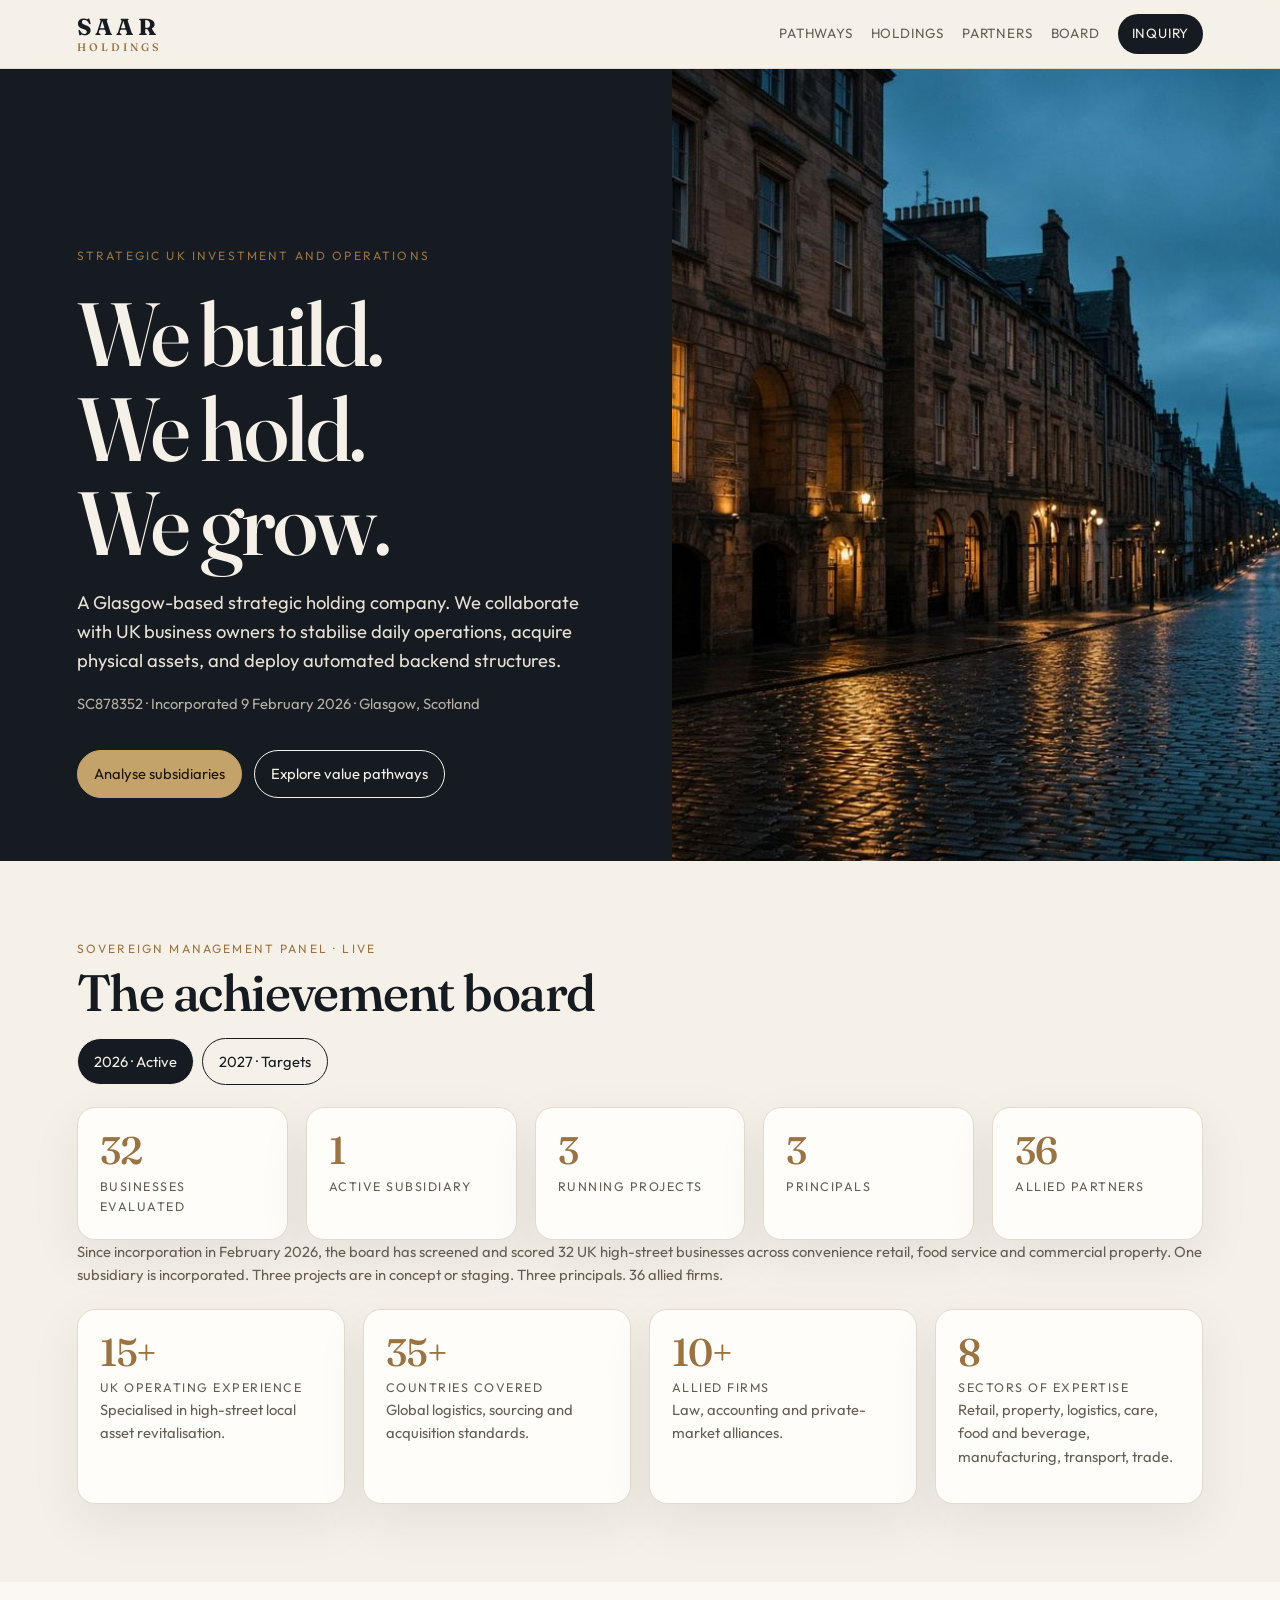
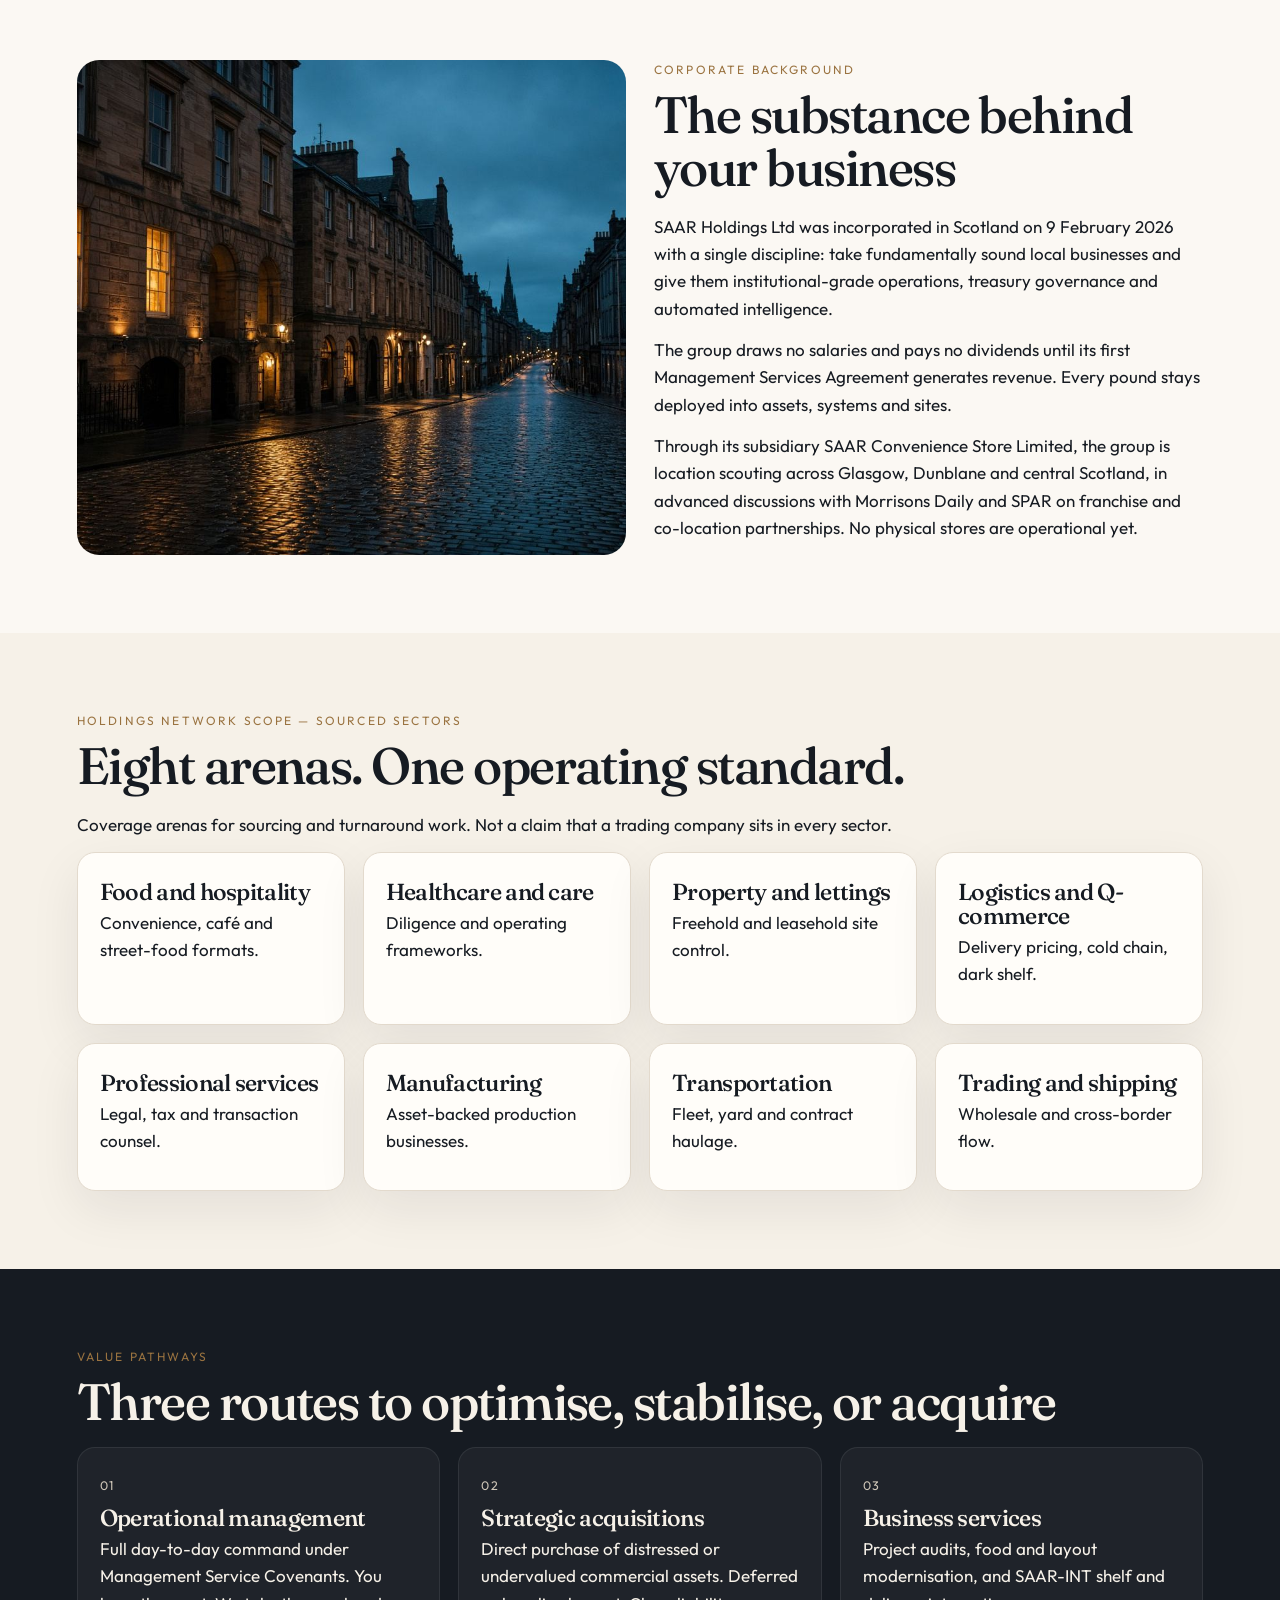
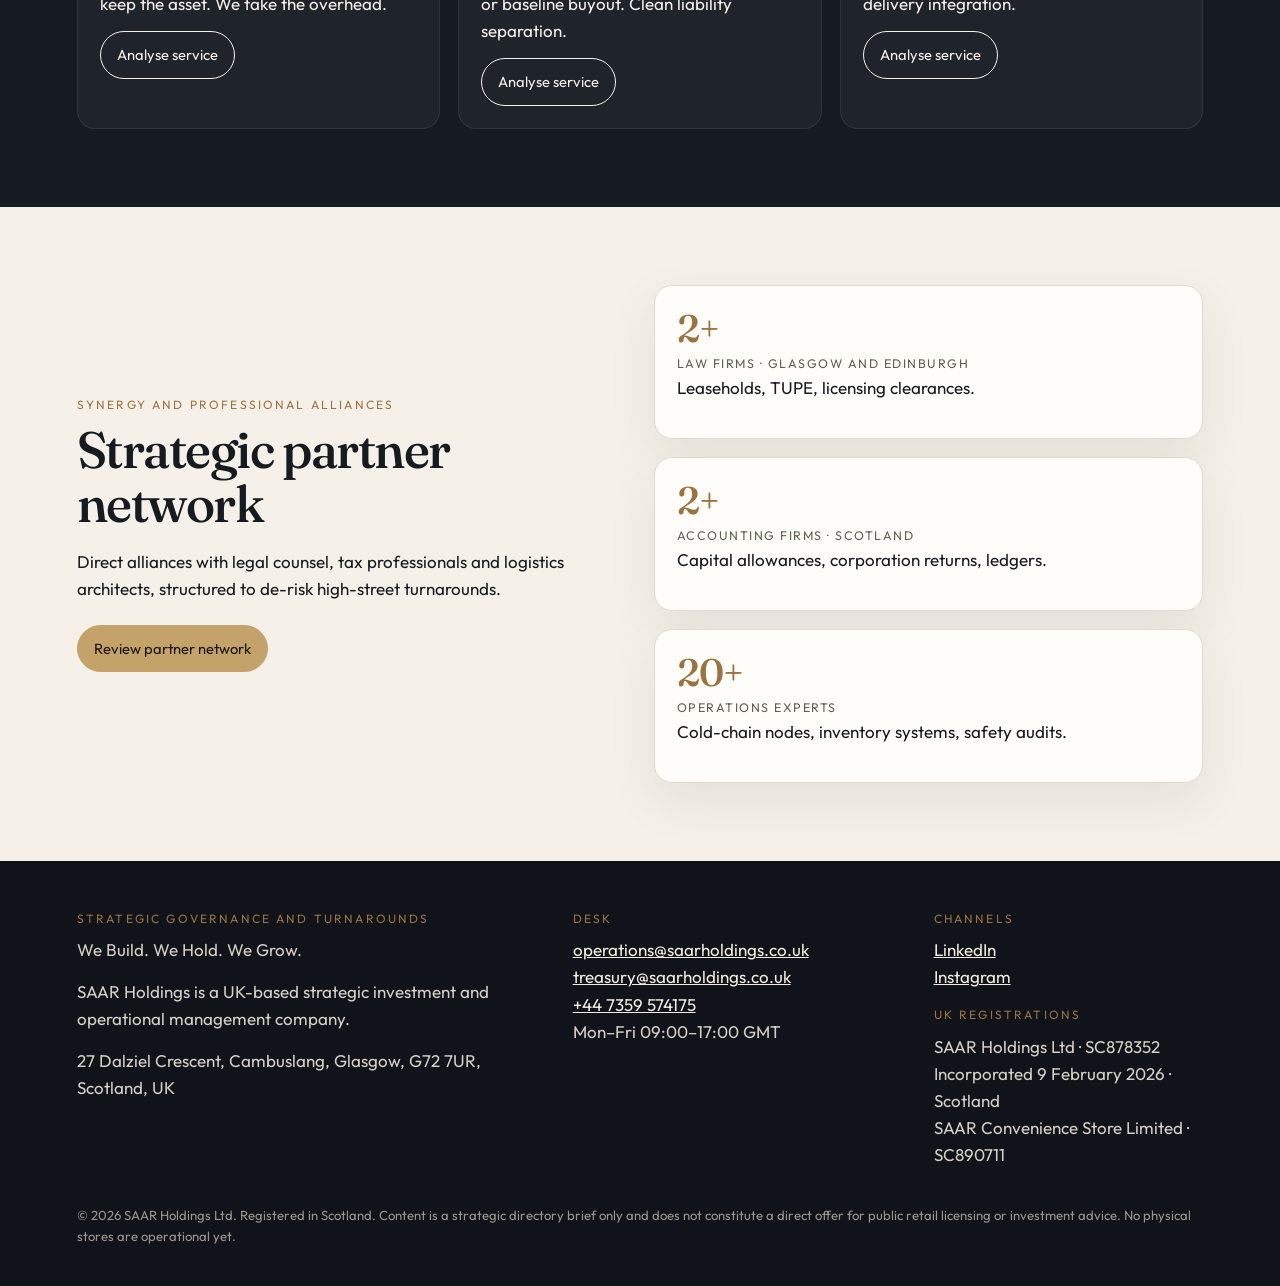
<file: index.html>
<!DOCTYPE html>
<html lang="en-GB">
<head>
<meta charset="utf-8">
<meta name="viewport" content="width=device-width, initial-scale=1">
<title>SAAR Holdings Ltd | UK strategic investments</title>
<meta name="description" content="Glasgow-based strategic holding company. We build, hold and grow UK high-street businesses.">
<link rel="preconnect" href="https://fonts.googleapis.com">
<link rel="preconnect" href="https://fonts.gstatic.com" crossorigin>
<link href="https://fonts.googleapis.com/css2?family=Fraunces:opsz,wght@9..144,500;9..144,600&family=Outfit:wght@380;500&display=swap" rel="stylesheet">
<link rel="stylesheet" href="styles.css">
</head>
<body data-page="home">
<header class="nav">
  <a class="brand" href="index.html"><strong>SAAR</strong><span>HOLDINGS</span></a>
  <button class="nav-toggle" type="button" aria-expanded="false" aria-controls="nav-links">Menu</button>
  <nav class="nav-links" id="nav-links">
    <a href="pathways.html" data-nav="pathways">Pathways</a>
    <a href="holdings.html" data-nav="holdings">Holdings</a>
    <a href="partners.html" data-nav="partners">Partners</a>
    <a href="people.html" data-nav="people">Board</a>
    <a href="contact.html" data-nav="contact" class="cta">Inquiry</a>
  </nav>
</header>

<section class="hero">
  <div class="hero-copy">
    <p class="kicker">Strategic UK investment and operations</p>
    <h1>We build.<br>We hold.<br>We grow.</h1>
    <p class="deck">A Glasgow-based strategic holding company. We collaborate with UK business owners to stabilise daily operations, acquire physical assets, and deploy automated backend structures.</p>
    <p class="reg">SC878352 · Incorporated 9 February 2026 · Glasgow, Scotland</p>
    <div class="actions">
      <a class="btn solid" href="holdings.html">Analyse subsidiaries</a>
      <a class="btn" href="pathways.html">Explore value pathways</a>
    </div>
  </div>
  <video autoplay muted loop playsinline poster="media/street.jpg"><source src="media/hero.mp4" type="video/mp4"></video>
</section>
<section class="wrap">
  <p class="kicker">Sovereign management panel · Live</p>
  <h2>The achievement board</h2>
  <div class="year-toggle">
    <button class="btn on" type="button" data-year-btn="2026">2026 · Active</button>
    <button class="btn" type="button" data-year-btn="2027">2027 · Targets</button>
  </div>
  <div data-year="2026">
    <div class="grid g5">
      <div class="stat"><b>32</b><span>Businesses evaluated</span></div>
      <div class="stat"><b>1</b><span>Active subsidiary</span></div>
      <div class="stat"><b>3</b><span>Running projects</span></div>
      <div class="stat"><b>3</b><span>Principals</span></div>
      <div class="stat"><b>36</b><span>Allied partners</span></div>
    </div>
    <p class="note">Since incorporation in February 2026, the board has screened and scored 32 UK high-street businesses across convenience retail, food service and commercial property. One subsidiary is incorporated. Three projects are in concept or staging. Three principals. 36 allied firms.</p>
  </div>
  <div data-year="2027" hidden>
    <div class="grid g5">
      <div class="stat"><b>60+</b><span>Businesses evaluated</span></div>
      <div class="stat"><b>2</b><span>Active subsidiaries</span></div>
      <div class="stat"><b>5+</b><span>Running projects</span></div>
      <div class="stat"><b>8+</b><span>Team</span></div>
      <div class="stat"><b>50+</b><span>Allied partners</span></div>
    </div>
    <p class="note">The 2027 pipeline targets more than 60 evaluated businesses by April 2027, wider coverage into logistics, healthcare and manufacturing, a second operating subsidiary, five or more live projects, and 50+ allied firms.</p>
  </div>
  <div class="grid g4" style="margin-top:22px">
    <div class="stat"><b>15+</b><span>UK operating experience</span><p class="note">Specialised in high-street local asset revitalisation.</p></div>
    <div class="stat"><b>35+</b><span>Countries covered</span><p class="note">Global logistics, sourcing and acquisition standards.</p></div>
    <div class="stat"><b>10+</b><span>Allied firms</span><p class="note">Law, accounting and private-market alliances.</p></div>
    <div class="stat"><b>8</b><span>Sectors of expertise</span><p class="note">Retail, property, logistics, care, food and beverage, manufacturing, transport, trade.</p></div>
  </div>
</section>
<section class="wrap alt">
  <div class="split">
    <img src="media/street.jpg" alt="Sandstone street at dusk">
    <div>
      <p class="kicker">Corporate background</p>
      <h2>The substance behind your business</h2>
      <p>SAAR Holdings Ltd was incorporated in Scotland on 9 February 2026 with a single discipline: take fundamentally sound local businesses and give them institutional-grade operations, treasury governance and automated intelligence.</p>
      <p>The group draws no salaries and pays no dividends until its first Management Services Agreement generates revenue. Every pound stays deployed into assets, systems and sites.</p>
      <p>Through its subsidiary SAAR Convenience Store Limited, the group is location scouting across Glasgow, Dunblane and central Scotland, in advanced discussions with Morrisons Daily and SPAR on franchise and co-location partnerships. No physical stores are operational yet.</p>
    </div>
  </div>
</section>
<section class="wrap">
  <p class="kicker">Holdings network scope — sourced sectors</p>
  <h2>Eight arenas. One operating standard.</h2>
  <p>Coverage arenas for sourcing and turnaround work. Not a claim that a trading company sits in every sector.</p>
  <div class="grid g4">
    <article class="card"><h3>Food and hospitality</h3><p>Convenience, café and street-food formats.</p></article>
    <article class="card"><h3>Healthcare and care</h3><p>Diligence and operating frameworks.</p></article>
    <article class="card"><h3>Property and lettings</h3><p>Freehold and leasehold site control.</p></article>
    <article class="card"><h3>Logistics and Q-commerce</h3><p>Delivery pricing, cold chain, dark shelf.</p></article>
    <article class="card"><h3>Professional services</h3><p>Legal, tax and transaction counsel.</p></article>
    <article class="card"><h3>Manufacturing</h3><p>Asset-backed production businesses.</p></article>
    <article class="card"><h3>Transportation</h3><p>Fleet, yard and contract haulage.</p></article>
    <article class="card"><h3>Trading and shipping</h3><p>Wholesale and cross-border flow.</p></article>
  </div>
</section>
<section class="wrap dark">
  <p class="kicker">Value pathways</p>
  <h2>Three routes to optimise, stabilise, or acquire</h2>
  <div class="grid g3">
    <article class="card"><p class="label">01</p><h3>Operational management</h3><p>Full day-to-day command under Management Service Covenants. You keep the asset. We take the overhead.</p><a class="btn" href="operations.html">Analyse service</a></article>
    <article class="card"><p class="label">02</p><h3>Strategic acquisitions</h3><p>Direct purchase of distressed or undervalued commercial assets. Deferred or baseline buyout. Clean liability separation.</p><a class="btn" href="acquisitions.html">Analyse service</a></article>
    <article class="card"><p class="label">03</p><h3>Business services</h3><p>Project audits, food and layout modernisation, and SAAR-INT shelf and delivery integration.</p><a class="btn" href="services.html">Analyse service</a></article>
  </div>
</section>
<section class="wrap">
  <div class="split">
    <div>
      <p class="kicker">Synergy and professional alliances</p>
      <h2>Strategic partner network</h2>
      <p>Direct alliances with legal counsel, tax professionals and logistics architects, structured to de-risk high-street turnarounds.</p>
      <div class="actions"><a class="btn solid" href="partners.html">Review partner network</a></div>
    </div>
    <div class="grid">
      <article class="card"><b class="num">2+</b><span class="label">Law firms · Glasgow and Edinburgh</span><p>Leaseholds, TUPE, licensing clearances.</p></article>
      <article class="card"><b class="num">2+</b><span class="label">Accounting firms · Scotland</span><p>Capital allowances, corporation returns, ledgers.</p></article>
      <article class="card"><b class="num">20+</b><span class="label">Operations experts</span><p>Cold-chain nodes, inventory systems, safety audits.</p></article>
    </div>
  </div>
</section>

<footer class="site">
  <div class="foot-grid">
    <div>
      <p class="kicker">Strategic governance and turnarounds</p>
      <p>We Build. We Hold. We Grow.</p>
      <p>SAAR Holdings is a UK-based strategic investment and operational management company.</p>
      <p>27 Dalziel Crescent, Cambuslang, Glasgow, G72 7UR, Scotland, UK</p>
    </div>
    <div>
      <p class="kicker">Desk</p>
      <p><a href="mailto:operations@saarholdings.co.uk">operations@saarholdings.co.uk</a><br>
      <a href="mailto:treasury@saarholdings.co.uk">treasury@saarholdings.co.uk</a><br>
      <a href="tel:+447359574175">+44 7359 574175</a><br>Mon–Fri 09:00–17:00 GMT</p>
    </div>
    <div>
      <p class="kicker">Channels</p>
      <p><a href="https://www.linkedin.com/company/saar-holdings-uk-ltd/">LinkedIn</a><br>
      <a href="https://www.instagram.com/saarholdings/">Instagram</a></p>
      <p class="kicker">UK registrations</p>
      <p>SAAR Holdings Ltd · SC878352<br>Incorporated 9 February 2026 · Scotland<br>
      SAAR Convenience Store Limited · SC890711</p>
    </div>
  </div>
  <p class="fine">© 2026 SAAR Holdings Ltd. Registered in Scotland. Content is a strategic directory brief only and does not constitute a direct offer for public retail licensing or investment advice. No physical stores are operational yet.</p>
</footer>
<script src="app.js"></script>
</body>
</html>
</file>
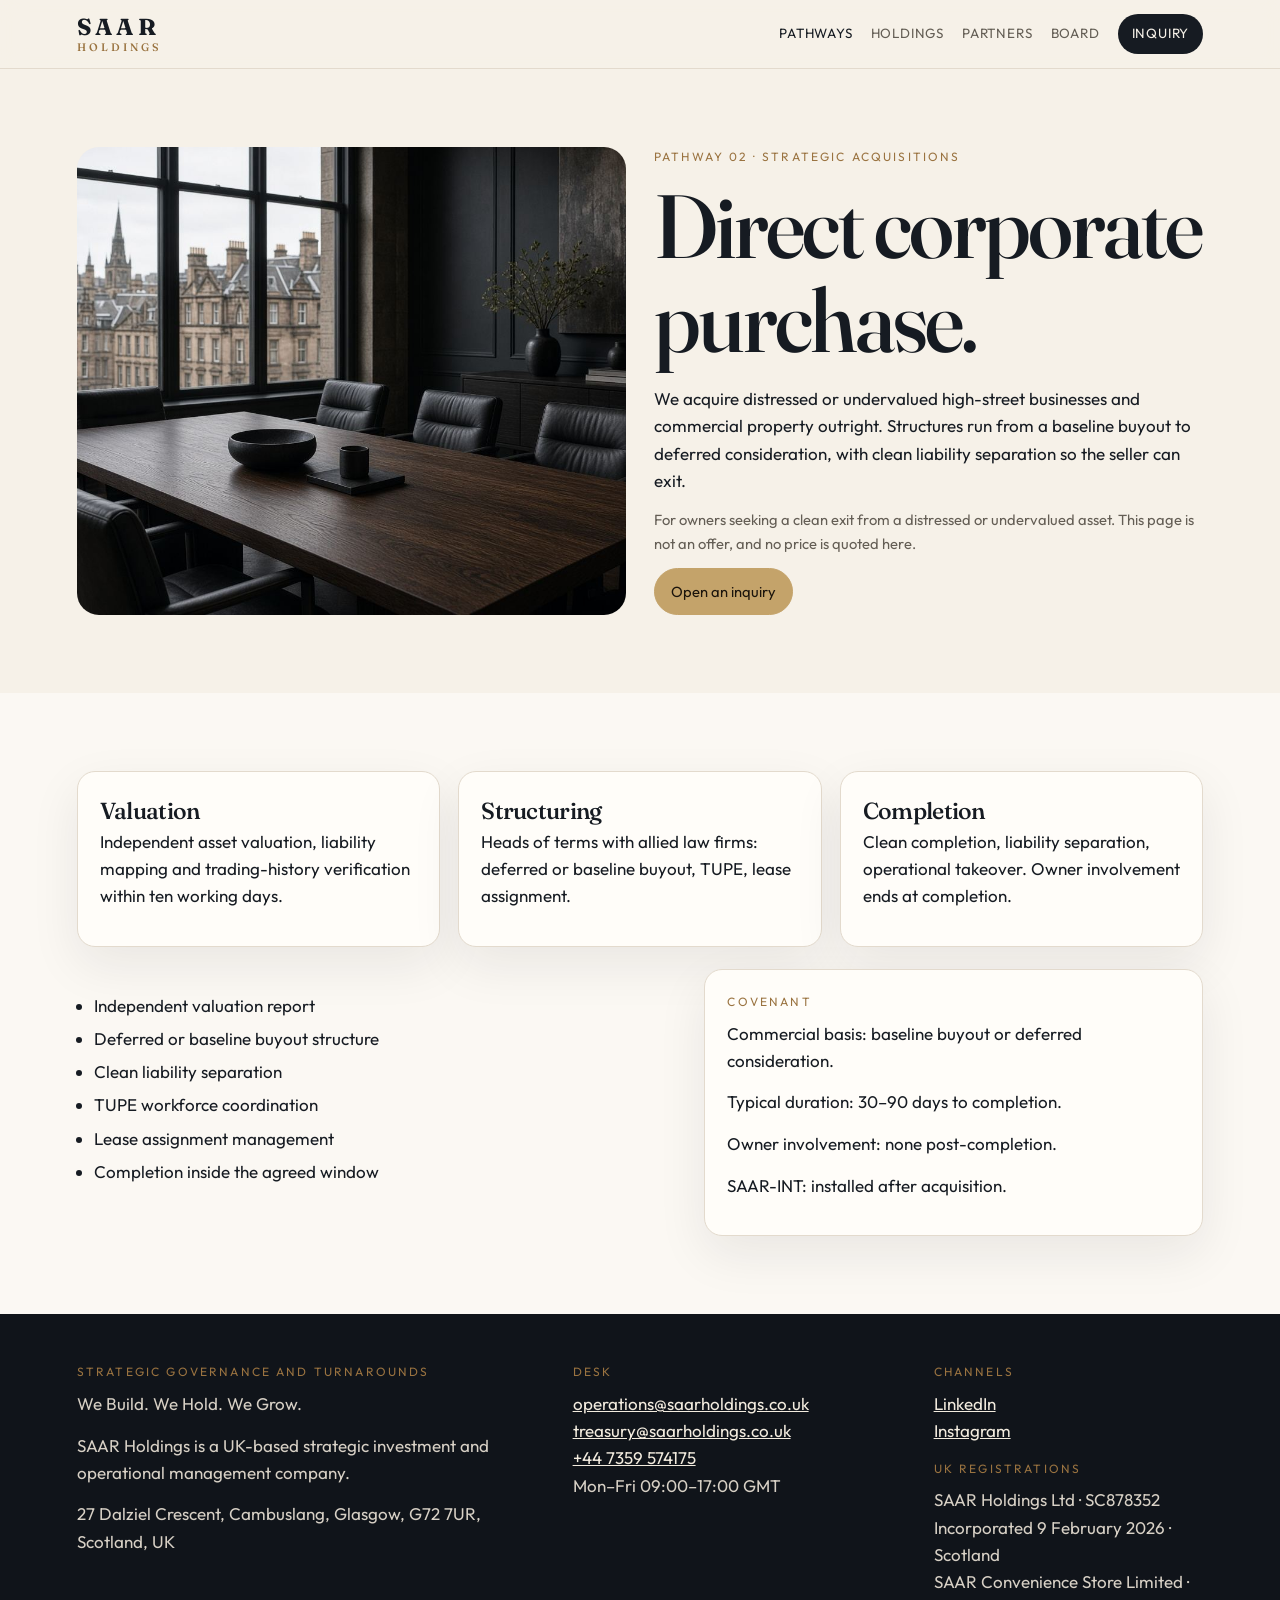
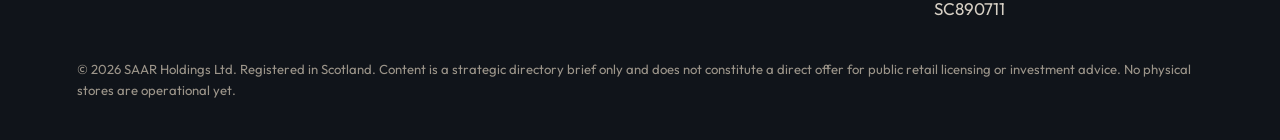
<file: acquisitions.html>
<!DOCTYPE html>
<html lang="en-GB">
<head>
<meta charset="utf-8">
<meta name="viewport" content="width=device-width, initial-scale=1">
<title>Strategic acquisitions | SAAR Holdings</title>
<meta name="description" content="Direct purchase of undervalued commercial assets, completed in 30 to 90 days.">
<link rel="preconnect" href="https://fonts.googleapis.com">
<link rel="preconnect" href="https://fonts.gstatic.com" crossorigin>
<link href="https://fonts.googleapis.com/css2?family=Fraunces:opsz,wght@9..144,500;9..144,600&family=Outfit:wght@380;500&display=swap" rel="stylesheet">
<link rel="stylesheet" href="styles.css">
</head>
<body data-page="pathways">
<header class="nav">
  <a class="brand" href="index.html"><strong>SAAR</strong><span>HOLDINGS</span></a>
  <button class="nav-toggle" type="button" aria-expanded="false" aria-controls="nav-links">Menu</button>
  <nav class="nav-links" id="nav-links">
    <a href="pathways.html" data-nav="pathways">Pathways</a>
    <a href="holdings.html" data-nav="holdings">Holdings</a>
    <a href="partners.html" data-nav="partners">Partners</a>
    <a href="people.html" data-nav="people">Board</a>
    <a href="contact.html" data-nav="contact" class="cta">Inquiry</a>
  </nav>
</header>

<section class="wrap">
  <div class="split">
    <img src="media/board.jpg" alt="Boardroom">
    <div>
      <p class="kicker">Pathway 02 · Strategic acquisitions</p>
      <h1>Direct corporate purchase.</h1>
      <p>We acquire distressed or undervalued high-street businesses and commercial property outright. Structures run from a baseline buyout to deferred consideration, with clean liability separation so the seller can exit.</p>
      <p class="note">For owners seeking a clean exit from a distressed or undervalued asset. This page is not an offer, and no price is quoted here.</p>
      <a class="btn solid" href="contact.html">Open an inquiry</a>
    </div>
  </div>
</section>
<section class="wrap alt">
  <div class="grid g3">
    <article class="card"><h3>Valuation</h3><p>Independent asset valuation, liability mapping and trading-history verification within ten working days.</p></article>
    <article class="card"><h3>Structuring</h3><p>Heads of terms with allied law firms: deferred or baseline buyout, TUPE, lease assignment.</p></article>
    <article class="card"><h3>Completion</h3><p>Clean completion, liability separation, operational takeover. Owner involvement ends at completion.</p></article>
  </div>
  <div class="grid g2" style="margin-top:22px">
    <ul class="clean"><li>Independent valuation report</li><li>Deferred or baseline buyout structure</li><li>Clean liability separation</li><li>TUPE workforce coordination</li><li>Lease assignment management</li><li>Completion inside the agreed window</li></ul>
    <article class="card"><p class="kicker">Covenant</p><p>Commercial basis: baseline buyout or deferred consideration.</p><p>Typical duration: 30–90 days to completion.</p><p>Owner involvement: none post-completion.</p><p>SAAR-INT: installed after acquisition.</p></article>
  </div>
</section>

<footer class="site">
  <div class="foot-grid">
    <div>
      <p class="kicker">Strategic governance and turnarounds</p>
      <p>We Build. We Hold. We Grow.</p>
      <p>SAAR Holdings is a UK-based strategic investment and operational management company.</p>
      <p>27 Dalziel Crescent, Cambuslang, Glasgow, G72 7UR, Scotland, UK</p>
    </div>
    <div>
      <p class="kicker">Desk</p>
      <p><a href="mailto:operations@saarholdings.co.uk">operations@saarholdings.co.uk</a><br>
      <a href="mailto:treasury@saarholdings.co.uk">treasury@saarholdings.co.uk</a><br>
      <a href="tel:+447359574175">+44 7359 574175</a><br>Mon–Fri 09:00–17:00 GMT</p>
    </div>
    <div>
      <p class="kicker">Channels</p>
      <p><a href="https://www.linkedin.com/company/saar-holdings-uk-ltd/">LinkedIn</a><br>
      <a href="https://www.instagram.com/saarholdings/">Instagram</a></p>
      <p class="kicker">UK registrations</p>
      <p>SAAR Holdings Ltd · SC878352<br>Incorporated 9 February 2026 · Scotland<br>
      SAAR Convenience Store Limited · SC890711</p>
    </div>
  </div>
  <p class="fine">© 2026 SAAR Holdings Ltd. Registered in Scotland. Content is a strategic directory brief only and does not constitute a direct offer for public retail licensing or investment advice. No physical stores are operational yet.</p>
</footer>
<script src="app.js"></script>
</body>
</html>
</file>
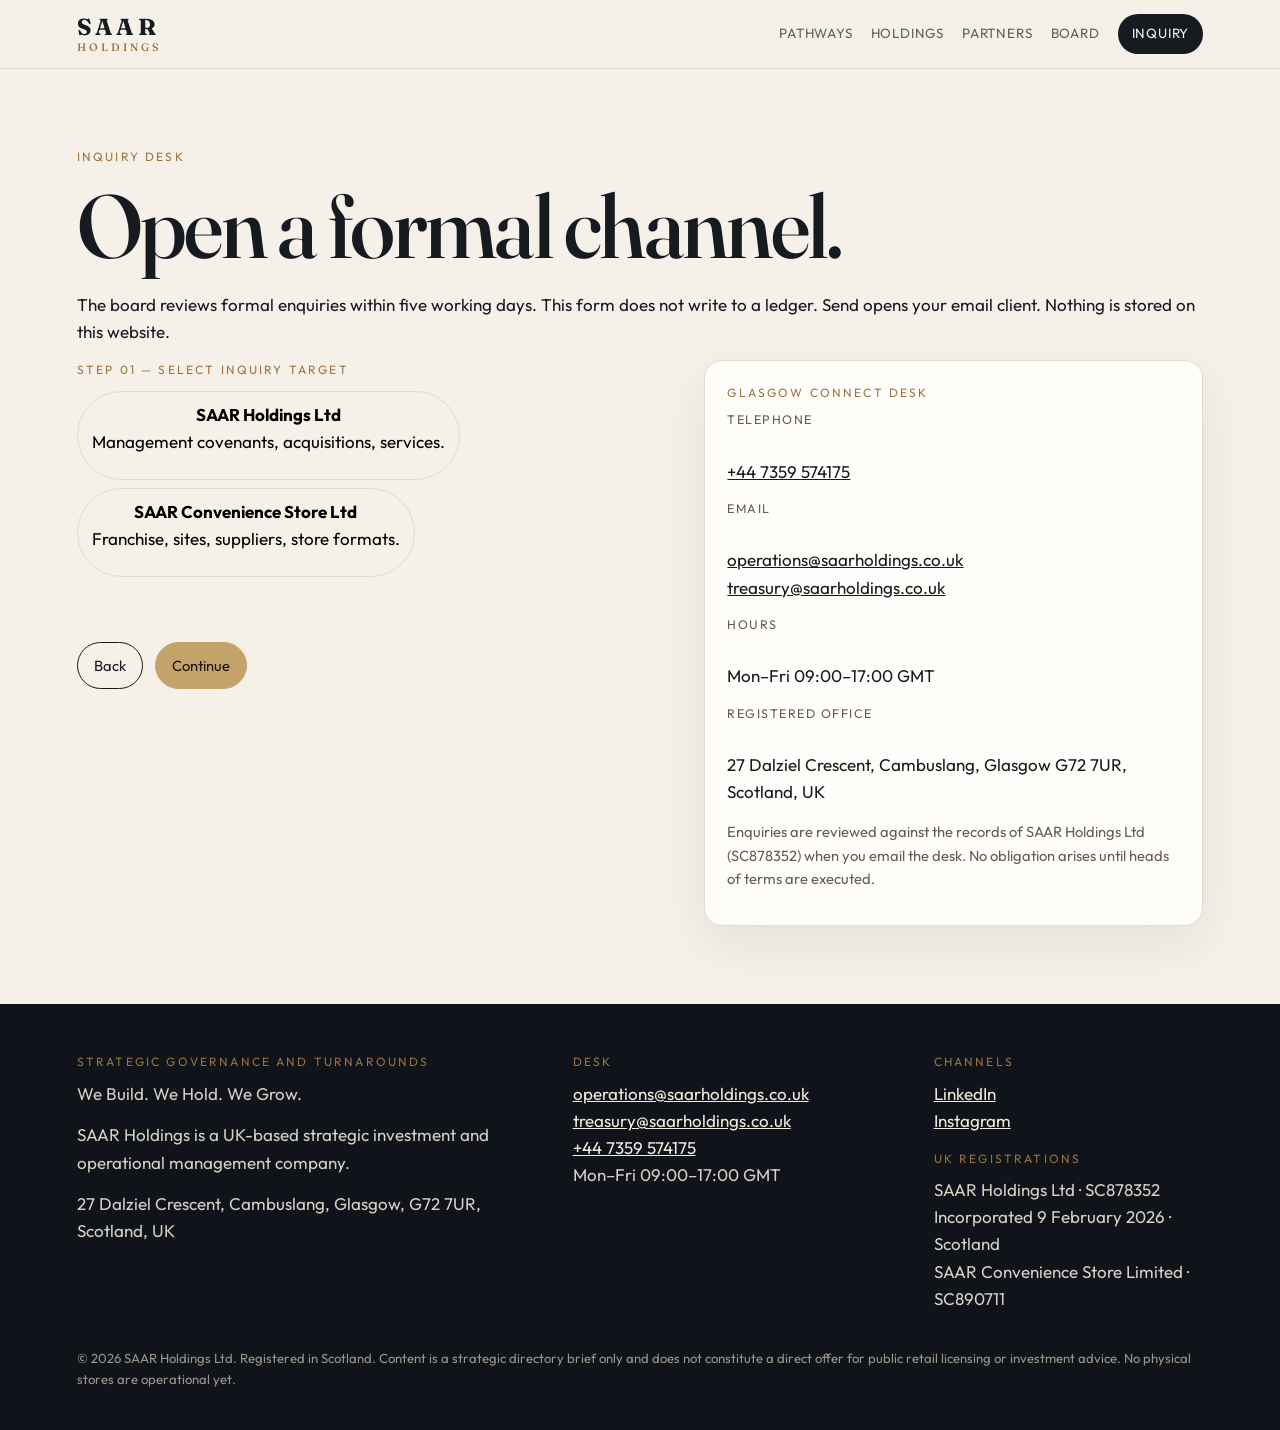
<file: contact.html>
<!DOCTYPE html>
<html lang="en-GB">
<head>
<meta charset="utf-8">
<meta name="viewport" content="width=device-width, initial-scale=1">
<title>Inquiry desk | SAAR Holdings</title>
<meta name="description" content="Formal enquiry desk for SAAR Holdings Ltd and SAAR Convenience Store Ltd.">
<link rel="preconnect" href="https://fonts.googleapis.com">
<link rel="preconnect" href="https://fonts.gstatic.com" crossorigin>
<link href="https://fonts.googleapis.com/css2?family=Fraunces:opsz,wght@9..144,500;9..144,600&family=Outfit:wght@380;500&display=swap" rel="stylesheet">
<link rel="stylesheet" href="styles.css">
</head>
<body data-page="contact">
<header class="nav">
  <a class="brand" href="index.html"><strong>SAAR</strong><span>HOLDINGS</span></a>
  <button class="nav-toggle" type="button" aria-expanded="false" aria-controls="nav-links">Menu</button>
  <nav class="nav-links" id="nav-links">
    <a href="pathways.html" data-nav="pathways">Pathways</a>
    <a href="holdings.html" data-nav="holdings">Holdings</a>
    <a href="partners.html" data-nav="partners">Partners</a>
    <a href="people.html" data-nav="people">Board</a>
    <a href="contact.html" data-nav="contact" class="cta">Inquiry</a>
  </nav>
</header>

<section class="wrap">
  <p class="kicker">Inquiry desk</p>
  <h1>Open a formal channel.</h1>
  <p>The board reviews formal enquiries within five working days. This form does not write to a ledger. Send opens your email client. Nothing is stored on this website.</p>
  <div class="grid g2">
    <form id="enquiry" novalidate>
      <p class="kicker" id="step-label">Step 01 — Select inquiry target</p>
      <div data-step="1">
        <div class="choices">
          <button class="choice" type="button" data-target="SAAR Holdings Ltd"><strong>SAAR Holdings Ltd</strong><p>Management covenants, acquisitions, services.</p></button>
          <button class="choice" type="button" data-target="SAAR Convenience Store Ltd"><strong>SAAR Convenience Store Ltd</strong><p>Franchise, sites, suppliers, store formats.</p></button>
        </div>
      </div>
      <div data-step="2" hidden>
        <div class="field"><label for="name">Full name</label><input id="name" name="name" autocomplete="name" required></div>
        <div class="field"><label for="email">Email</label><input id="email" name="email" type="email" autocomplete="email" required></div>
        <div class="field"><label for="phone">Phone</label><input id="phone" name="phone" type="tel" autocomplete="tel"></div>
        <div class="field"><label for="purpose">Purpose of inquiry</label><select id="purpose" name="purpose" required><option value="">Select purpose</option></select></div>
      </div>
      <div data-step="3" hidden>
        <div class="field"><label for="dossier">Proposal dossier</label><textarea id="dossier" name="dossier" rows="8" required placeholder="Set out the asset, site or proposal; current trading position; and the structure you are seeking."></textarea><p class="note"><span id="count">0</span> characters · minimum 20</p></div>
      </div>
      <p class="error" id="form-error" role="alert"></p>
      <div class="actions"><button class="btn" type="button" id="back" hidden>Back</button><button class="btn solid" type="button" id="next">Continue</button></div>
      <p class="note" id="sent" hidden>Your email client should open with this enquiry. If it does not, write to the desk. This website has not stored it. Submission is not an offer.</p>
    </form>
    <aside class="card">
      <p class="kicker">Glasgow connect desk</p>
      <p><span class="label">Telephone</span><br><a href="tel:+447359574175">+44 7359 574175</a></p>
      <p><span class="label">Email</span><br><a href="mailto:operations@saarholdings.co.uk">operations@saarholdings.co.uk</a><br><a href="mailto:treasury@saarholdings.co.uk">treasury@saarholdings.co.uk</a></p>
      <p><span class="label">Hours</span><br>Mon–Fri 09:00–17:00 GMT</p>
      <p><span class="label">Registered office</span><br>27 Dalziel Crescent, Cambuslang, Glasgow G72 7UR, Scotland, UK</p>
      <p class="note">Enquiries are reviewed against the records of SAAR Holdings Ltd (SC878352) when you email the desk. No obligation arises until heads of terms are executed.</p>
    </aside>
  </div>
</section>

<footer class="site">
  <div class="foot-grid">
    <div>
      <p class="kicker">Strategic governance and turnarounds</p>
      <p>We Build. We Hold. We Grow.</p>
      <p>SAAR Holdings is a UK-based strategic investment and operational management company.</p>
      <p>27 Dalziel Crescent, Cambuslang, Glasgow, G72 7UR, Scotland, UK</p>
    </div>
    <div>
      <p class="kicker">Desk</p>
      <p><a href="mailto:operations@saarholdings.co.uk">operations@saarholdings.co.uk</a><br>
      <a href="mailto:treasury@saarholdings.co.uk">treasury@saarholdings.co.uk</a><br>
      <a href="tel:+447359574175">+44 7359 574175</a><br>Mon–Fri 09:00–17:00 GMT</p>
    </div>
    <div>
      <p class="kicker">Channels</p>
      <p><a href="https://www.linkedin.com/company/saar-holdings-uk-ltd/">LinkedIn</a><br>
      <a href="https://www.instagram.com/saarholdings/">Instagram</a></p>
      <p class="kicker">UK registrations</p>
      <p>SAAR Holdings Ltd · SC878352<br>Incorporated 9 February 2026 · Scotland<br>
      SAAR Convenience Store Limited · SC890711</p>
    </div>
  </div>
  <p class="fine">© 2026 SAAR Holdings Ltd. Registered in Scotland. Content is a strategic directory brief only and does not constitute a direct offer for public retail licensing or investment advice. No physical stores are operational yet.</p>
</footer>
<script src="app.js"></script>
</body>
</html>
</file>
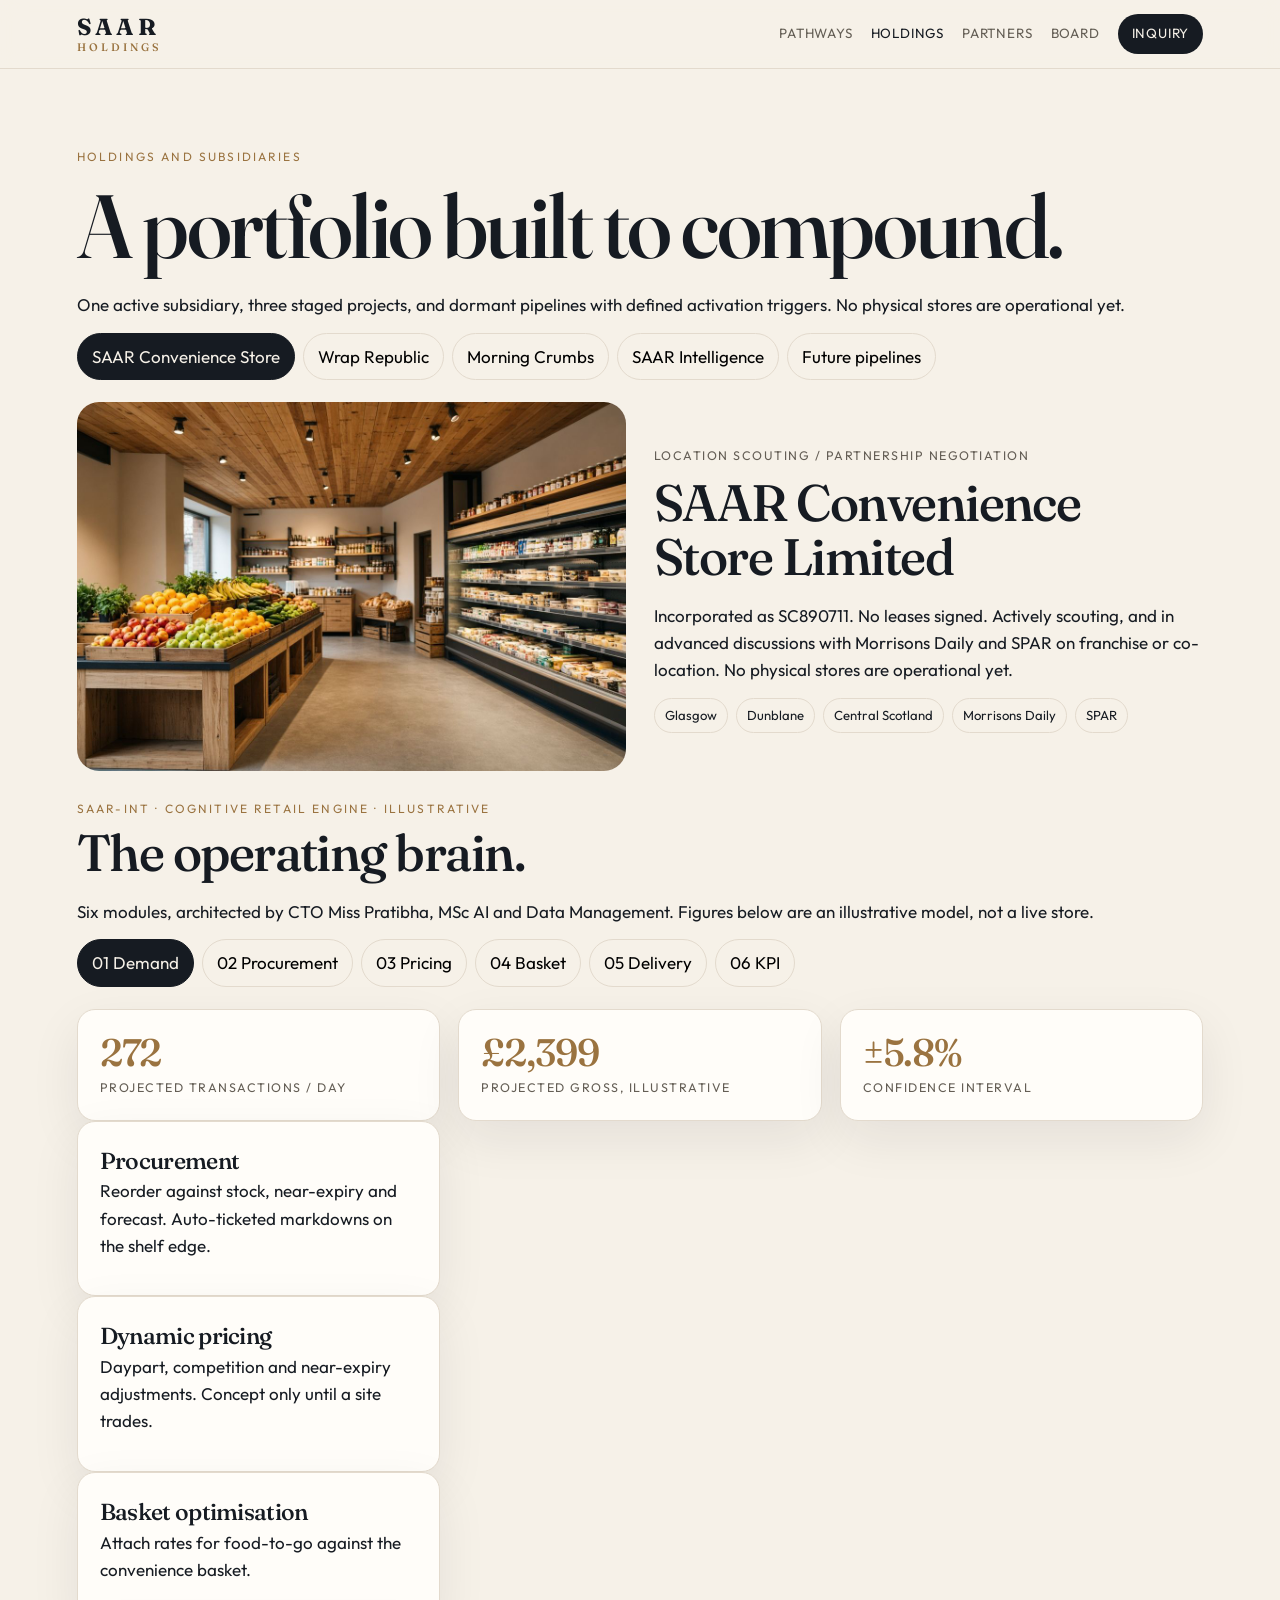
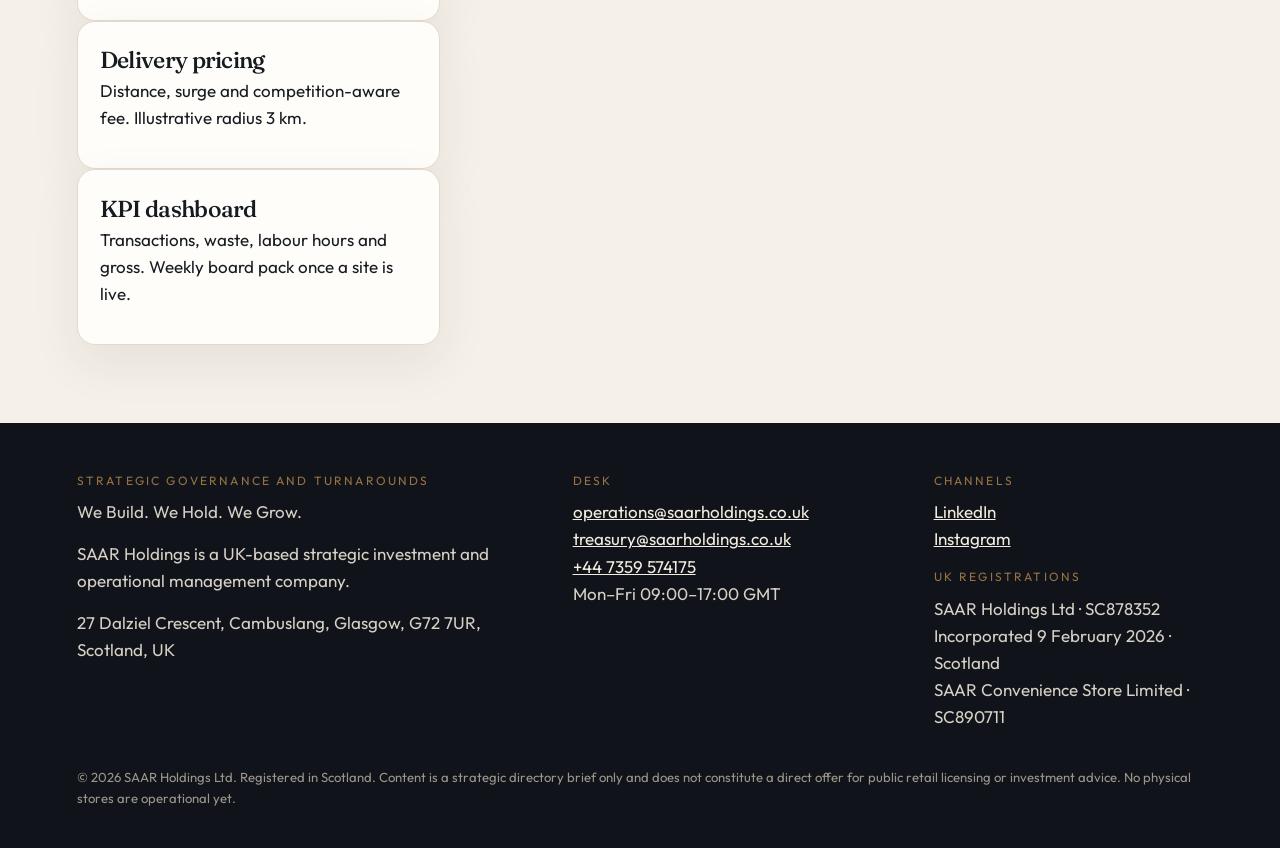
<file: holdings.html>
<!DOCTYPE html>
<html lang="en-GB">
<head>
<meta charset="utf-8">
<meta name="viewport" content="width=device-width, initial-scale=1">
<title>Holdings and subsidiaries | SAAR Holdings</title>
<meta name="description" content="SAAR Convenience Store, Wrap Republic, Morning Crumbs, SAAR Intelligence and future pipelines.">
<link rel="preconnect" href="https://fonts.googleapis.com">
<link rel="preconnect" href="https://fonts.gstatic.com" crossorigin>
<link href="https://fonts.googleapis.com/css2?family=Fraunces:opsz,wght@9..144,500;9..144,600&family=Outfit:wght@380;500&display=swap" rel="stylesheet">
<link rel="stylesheet" href="styles.css">
</head>
<body data-page="holdings">
<header class="nav">
  <a class="brand" href="index.html"><strong>SAAR</strong><span>HOLDINGS</span></a>
  <button class="nav-toggle" type="button" aria-expanded="false" aria-controls="nav-links">Menu</button>
  <nav class="nav-links" id="nav-links">
    <a href="pathways.html" data-nav="pathways">Pathways</a>
    <a href="holdings.html" data-nav="holdings">Holdings</a>
    <a href="partners.html" data-nav="partners">Partners</a>
    <a href="people.html" data-nav="people">Board</a>
    <a href="contact.html" data-nav="contact" class="cta">Inquiry</a>
  </nav>
</header>

<section class="wrap">
  <p class="kicker">Holdings and subsidiaries</p>
  <h1>A portfolio built to compound.</h1>
  <p>One active subsidiary, three staged projects, and dormant pipelines with defined activation triggers. No physical stores are operational yet.</p>
  <div class="tabs">
    <button class="on" type="button" data-tab="store">SAAR Convenience Store</button>
    <button type="button" data-tab="wrap">Wrap Republic</button>
    <button type="button" data-tab="crumbs">Morning Crumbs</button>
    <button type="button" data-tab="intel">SAAR Intelligence</button>
    <button type="button" data-tab="future">Future pipelines</button>
  </div>
  <div data-panel="store">
    <div class="split">
      <img src="media/store.jpg" alt="Convenience format concept">
      <div>
        <p class="label">Location scouting / partnership negotiation</p>
        <h2>SAAR Convenience Store Limited</h2>
        <p>Incorporated as SC890711. No leases signed. Actively scouting, and in advanced discussions with Morrisons Daily and SPAR on franchise or co-location. No physical stores are operational yet.</p>
        <div class="chips"><span>Glasgow</span><span>Dunblane</span><span>Central Scotland</span><span>Morrisons Daily</span><span>SPAR</span></div>
      </div>
    </div>
    <div style="margin-top:28px">
      <p class="kicker">SAAR-INT · cognitive retail engine · illustrative</p>
      <h2>The operating brain.</h2>
      <p>Six modules, architected by CTO Miss Pratibha, MSc AI and Data Management. Figures below are an illustrative model, not a live store.</p>
      <div class="tabs">
        <button class="on" type="button" data-mod="demand">01 Demand</button>
        <button type="button" data-mod="buy">02 Procurement</button>
        <button type="button" data-mod="price">03 Pricing</button>
        <button type="button" data-mod="basket">04 Basket</button>
        <button type="button" data-mod="deliver">05 Delivery</button>
        <button type="button" data-mod="kpi">06 KPI</button>
      </div>
      <div class="grid g3" data-module="demand"><article class="card"><b class="num">272</b><span class="label">Projected transactions / day</span></article><article class="card"><b class="num">£2,399</b><span class="label">Projected gross, illustrative</span></article><article class="card"><b class="num">±5.8%</b><span class="label">Confidence interval</span></article></div>
      <div class="grid g3" data-module="buy" hidden><article class="card"><h3>Procurement</h3><p>Reorder against stock, near-expiry and forecast. Auto-ticketed markdowns on the shelf edge.</p></article></div>
      <div class="grid g3" data-module="price" hidden><article class="card"><h3>Dynamic pricing</h3><p>Daypart, competition and near-expiry adjustments. Concept only until a site trades.</p></article></div>
      <div class="grid g3" data-module="basket" hidden><article class="card"><h3>Basket optimisation</h3><p>Attach rates for food-to-go against the convenience basket.</p></article></div>
      <div class="grid g3" data-module="deliver" hidden><article class="card"><h3>Delivery pricing</h3><p>Distance, surge and competition-aware fee. Illustrative radius 3 km.</p></article></div>
      <div class="grid g3" data-module="kpi" hidden><article class="card"><h3>KPI dashboard</h3><p>Transactions, waste, labour hours and gross. Weekly board pack once a site is live.</p></article></div>
    </div>
  </div>
  <div data-panel="wrap" hidden>
    <div class="split">
      <img src="media/wrap.jpg" alt="Wrap Republic concept">
      <div>
        <p class="label">Setup / staging</p>
        <h2>Wrap Republic</h2>
        <p>A bold-flavour, street-food brand — “Jerk it. Stack it. Crunch it.” — staged to operate from SAAR convenience and café sites once leases are signed. Target run-rate: £1m+ annualised across brands. Not trading.</p>
        <p><b>Wrap Republic Original</b> — grilled wraps, loaded boxes, house sauces.<br><b>Republic Bowls</b> — high-protein grain and salad bowls.<br><b>Midnight Republic</b> — late Q-commerce menu tied to SAAR-INT delivery pricing.</p>
      </div>
    </div>
    <p class="kicker" style="margin-top:22px">Concept menu preview · not a trading offer</p>
    <div class="card menu"><b>Smoked chicken shawarma wrap</b><span>£7.95</span><b>Peri-peri halloumi box</b><span>£8.50</span><b>Korean BBQ beef wrap</b><span>£8.95</span><b>Falafel and harissa bowl</b><span>£7.50</span><b>Loaded Republic fries</b><span>£4.95</span><b>House mint lemonade</b><span>£2.95</span></div>
  </div>
  <div data-panel="crumbs" hidden>
    <div class="split">
      <img src="media/bakery.jpg" alt="Morning Crumbs concept">
      <div>
        <p class="label">Concept stage</p>
        <h2>Morning Crumbs</h2>
        <p>“Soft buns. Warm smiles.” An artisan buns-and-coffee concept for morning commuter corridors, with a mascot, loyalty card and takeaway packaging. Palette: espresso brown, blush pink, oat cream.</p>
        <div class="swatch"><i style="background:#4a3428"></i><i style="background:#e7c1c7"></i><i style="background:#f3ead7"></i></div>
      </div>
    </div>
    <p class="kicker" style="margin-top:22px">Concept menu preview · not a trading offer</p>
    <div class="grid g3">
      <article class="card"><h3>Savoury</h3><div class="menu"><b>Cheddar and chive scone</b><span>£3.20</span><b>Sausage and fennel roll</b><span>£4.10</span><b>Mushroom Gruyère croissant</b><span>£4.60</span><b>Sourdough toastie</b><span>£5.80</span></div></article>
      <article class="card"><h3>Drinks</h3><div class="menu"><b>Flat white</b><span>£3.40</span><b>Oat latte</b><span>£3.70</span><b>Espresso, double</b><span>£2.60</span><b>Spiced chai</b><span>£3.50</span><b>Cold brew</b><span>£3.90</span></div></article>
      <article class="card"><h3>Sweet bakes</h3><div class="menu"><b>Morning crumb bun</b><span>£3.30</span><b>Lilac berry tart</b><span>£4.20</span><b>Oat and honey cookie</b><span>£2.40</span><b>Cinnamon morning twist</b><span>£3.60</span></div></article>
    </div>
  </div>
  <div data-panel="intel" hidden>
    <div class="split">
      <div>
        <p class="label">Platform active</p>
        <h2>SAAR Intelligence</h2>
        <p>The technology arm, led by CTO and digital architect Miss Pratibha. SAAR Intelligence owns the SAAR-INT platform, with a stated goal of productising the engine as B2B SaaS for independent UK retailers.</p>
        <a class="btn" href="people.html">Meet the CTO</a>
      </div>
      <div class="grid">
        <article class="card"><h3>SAAR-INT cognitive engine</h3><p>Demand, procurement, pricing, basket, delivery, KPI.</p></article>
        <article class="card"><h3>Shelf-edge automation</h3><p>Real-time inventory nodes and auto-ticketed markdowns.</p></article>
        <article class="card"><h3>Q-commerce pricing</h3><p>Distance, surge and competition-aware delivery fees.</p></article>
        <article class="card"><h3>Forecast dataset</h3><p>SKU-level patterns from evaluated UK convenience businesses.</p></article>
      </div>
    </div>
  </div>
  <div data-panel="future" hidden>
    <p class="label">Dormant until the trigger</p>
    <h2>Future pipelines</h2>
    <div class="grid g2">
      <article class="card"><h3>SAAR Deliveries</h3><p>Q-commerce courier and dark-shelf fulfilment, priced by SAAR-INT.</p><p><span class="label">Activation</span> 20+ trading stores</p></article>
      <article class="card"><h3>SAAR Logistics</h3><p>Group distribution and wholesale buying, with cold-chain nodes.</p><p><span class="label">Activation</span> 35+ trading sites</p></article>
    </div>
    <img src="media/yard.jpg" alt="Logistics yard concept" style="margin-top:18px;border-radius:22px;max-height:420px;width:100%;object-fit:cover">
  </div>
</section>

<footer class="site">
  <div class="foot-grid">
    <div>
      <p class="kicker">Strategic governance and turnarounds</p>
      <p>We Build. We Hold. We Grow.</p>
      <p>SAAR Holdings is a UK-based strategic investment and operational management company.</p>
      <p>27 Dalziel Crescent, Cambuslang, Glasgow, G72 7UR, Scotland, UK</p>
    </div>
    <div>
      <p class="kicker">Desk</p>
      <p><a href="mailto:operations@saarholdings.co.uk">operations@saarholdings.co.uk</a><br>
      <a href="mailto:treasury@saarholdings.co.uk">treasury@saarholdings.co.uk</a><br>
      <a href="tel:+447359574175">+44 7359 574175</a><br>Mon–Fri 09:00–17:00 GMT</p>
    </div>
    <div>
      <p class="kicker">Channels</p>
      <p><a href="https://www.linkedin.com/company/saar-holdings-uk-ltd/">LinkedIn</a><br>
      <a href="https://www.instagram.com/saarholdings/">Instagram</a></p>
      <p class="kicker">UK registrations</p>
      <p>SAAR Holdings Ltd · SC878352<br>Incorporated 9 February 2026 · Scotland<br>
      SAAR Convenience Store Limited · SC890711</p>
    </div>
  </div>
  <p class="fine">© 2026 SAAR Holdings Ltd. Registered in Scotland. Content is a strategic directory brief only and does not constitute a direct offer for public retail licensing or investment advice. No physical stores are operational yet.</p>
</footer>
<script src="app.js"></script>
</body>
</html>
</file>
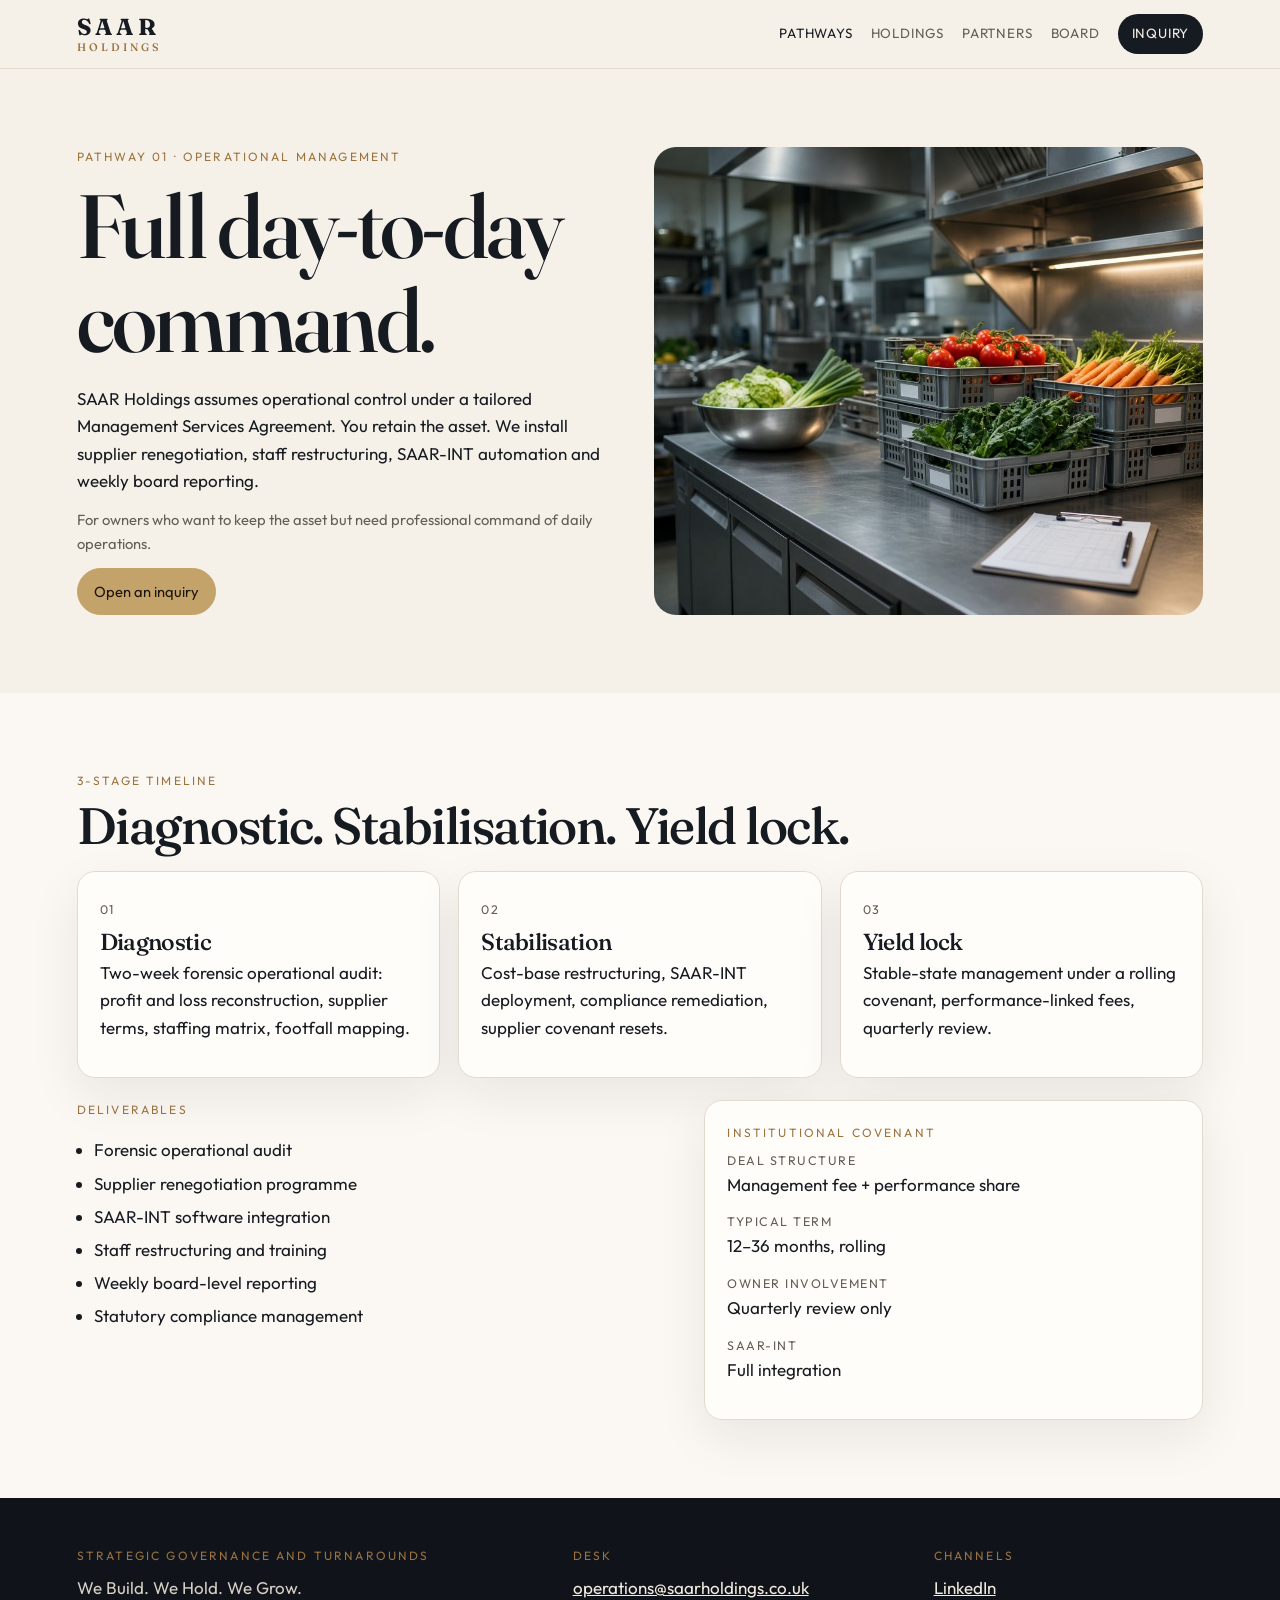
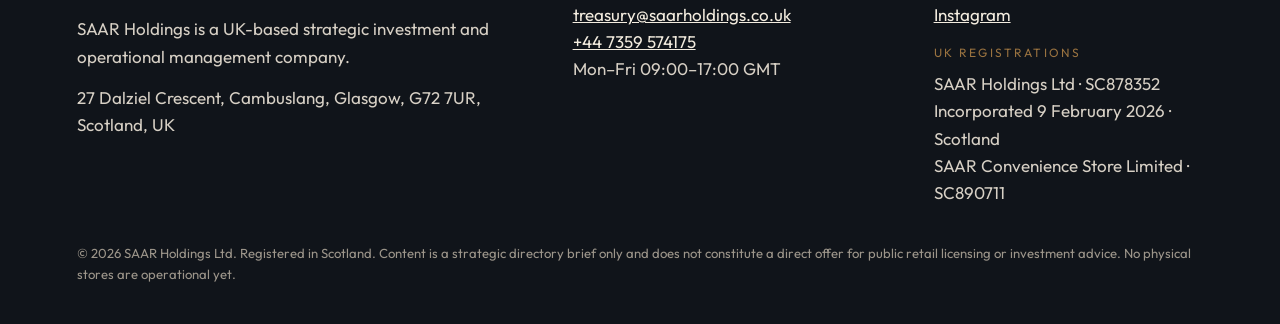
<file: operations.html>
<!DOCTYPE html>
<html lang="en-GB">
<head>
<meta charset="utf-8">
<meta name="viewport" content="width=device-width, initial-scale=1">
<title>Operational management | SAAR Holdings</title>
<meta name="description" content="Management Services Agreements for owners who keep the asset and hand over the operation.">
<link rel="preconnect" href="https://fonts.googleapis.com">
<link rel="preconnect" href="https://fonts.gstatic.com" crossorigin>
<link href="https://fonts.googleapis.com/css2?family=Fraunces:opsz,wght@9..144,500;9..144,600&family=Outfit:wght@380;500&display=swap" rel="stylesheet">
<link rel="stylesheet" href="styles.css">
</head>
<body data-page="pathways">
<header class="nav">
  <a class="brand" href="index.html"><strong>SAAR</strong><span>HOLDINGS</span></a>
  <button class="nav-toggle" type="button" aria-expanded="false" aria-controls="nav-links">Menu</button>
  <nav class="nav-links" id="nav-links">
    <a href="pathways.html" data-nav="pathways">Pathways</a>
    <a href="holdings.html" data-nav="holdings">Holdings</a>
    <a href="partners.html" data-nav="partners">Partners</a>
    <a href="people.html" data-nav="people">Board</a>
    <a href="contact.html" data-nav="contact" class="cta">Inquiry</a>
  </nav>
</header>

<section class="wrap">
  <div class="split">
    <div>
      <p class="kicker">Pathway 01 · Operational management</p>
      <h1>Full day-to-day command.</h1>
      <p>SAAR Holdings assumes operational control under a tailored Management Services Agreement. You retain the asset. We install supplier renegotiation, staff restructuring, SAAR-INT automation and weekly board reporting.</p>
      <p class="note">For owners who want to keep the asset but need professional command of daily operations.</p>
      <a class="btn solid" href="contact.html">Open an inquiry</a>
    </div>
    <img src="media/kitchen.jpg" alt="Prep line">
  </div>
</section>
<section class="wrap alt">
  <p class="kicker">3-stage timeline</p>
  <h2>Diagnostic. Stabilisation. Yield lock.</h2>
  <div class="grid g3">
    <article class="card"><p class="label">01</p><h3>Diagnostic</h3><p>Two-week forensic operational audit: profit and loss reconstruction, supplier terms, staffing matrix, footfall mapping.</p></article>
    <article class="card"><p class="label">02</p><h3>Stabilisation</h3><p>Cost-base restructuring, SAAR-INT deployment, compliance remediation, supplier covenant resets.</p></article>
    <article class="card"><p class="label">03</p><h3>Yield lock</h3><p>Stable-state management under a rolling covenant, performance-linked fees, quarterly review.</p></article>
  </div>
  <div class="grid g2" style="margin-top:22px">
    <div>
      <p class="kicker">Deliverables</p>
      <ul class="clean"><li>Forensic operational audit</li><li>Supplier renegotiation programme</li><li>SAAR-INT software integration</li><li>Staff restructuring and training</li><li>Weekly board-level reporting</li><li>Statutory compliance management</li></ul>
    </div>
    <article class="card">
      <p class="kicker">Institutional covenant</p>
      <p><span class="label">Deal structure</span> Management fee + performance share</p>
      <p><span class="label">Typical term</span> 12–36 months, rolling</p>
      <p><span class="label">Owner involvement</span> Quarterly review only</p>
      <p><span class="label">SAAR-INT</span> Full integration</p>
    </article>
  </div>
</section>

<footer class="site">
  <div class="foot-grid">
    <div>
      <p class="kicker">Strategic governance and turnarounds</p>
      <p>We Build. We Hold. We Grow.</p>
      <p>SAAR Holdings is a UK-based strategic investment and operational management company.</p>
      <p>27 Dalziel Crescent, Cambuslang, Glasgow, G72 7UR, Scotland, UK</p>
    </div>
    <div>
      <p class="kicker">Desk</p>
      <p><a href="mailto:operations@saarholdings.co.uk">operations@saarholdings.co.uk</a><br>
      <a href="mailto:treasury@saarholdings.co.uk">treasury@saarholdings.co.uk</a><br>
      <a href="tel:+447359574175">+44 7359 574175</a><br>Mon–Fri 09:00–17:00 GMT</p>
    </div>
    <div>
      <p class="kicker">Channels</p>
      <p><a href="https://www.linkedin.com/company/saar-holdings-uk-ltd/">LinkedIn</a><br>
      <a href="https://www.instagram.com/saarholdings/">Instagram</a></p>
      <p class="kicker">UK registrations</p>
      <p>SAAR Holdings Ltd · SC878352<br>Incorporated 9 February 2026 · Scotland<br>
      SAAR Convenience Store Limited · SC890711</p>
    </div>
  </div>
  <p class="fine">© 2026 SAAR Holdings Ltd. Registered in Scotland. Content is a strategic directory brief only and does not constitute a direct offer for public retail licensing or investment advice. No physical stores are operational yet.</p>
</footer>
<script src="app.js"></script>
</body>
</html>
</file>
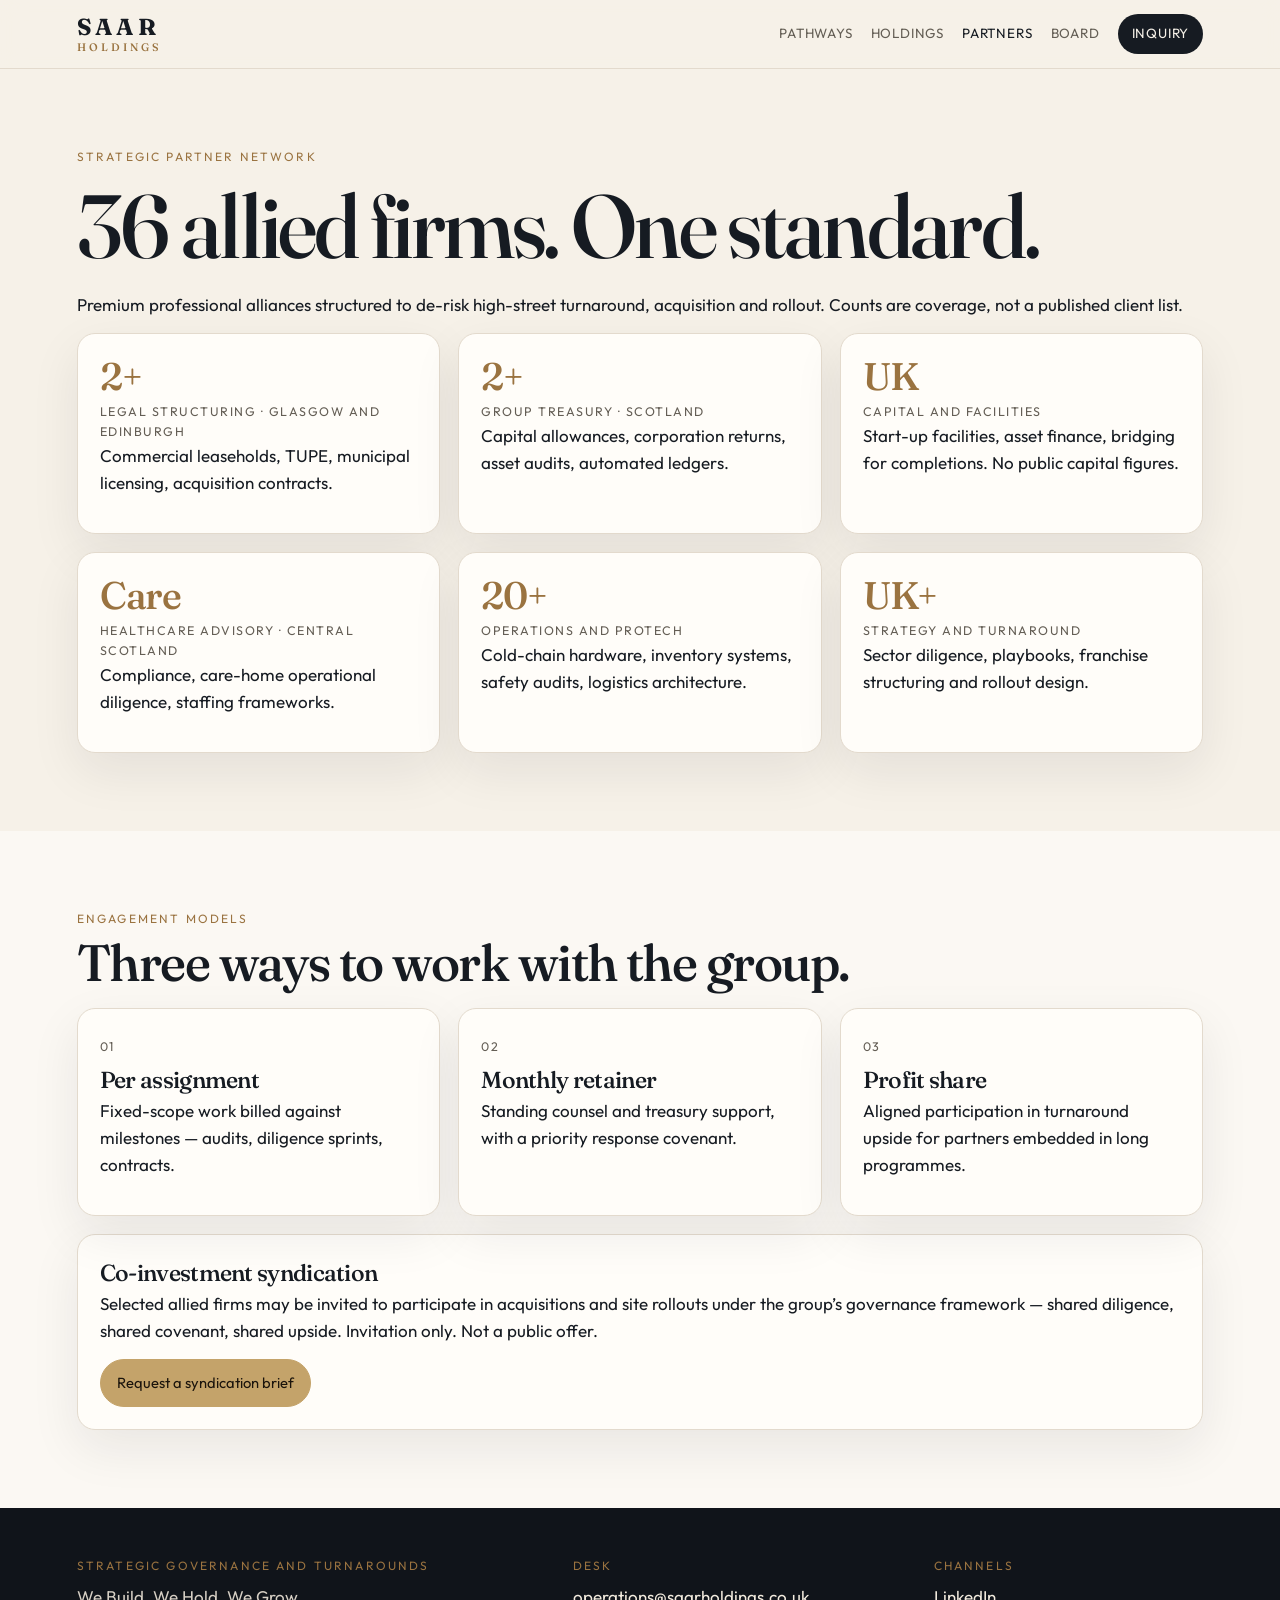
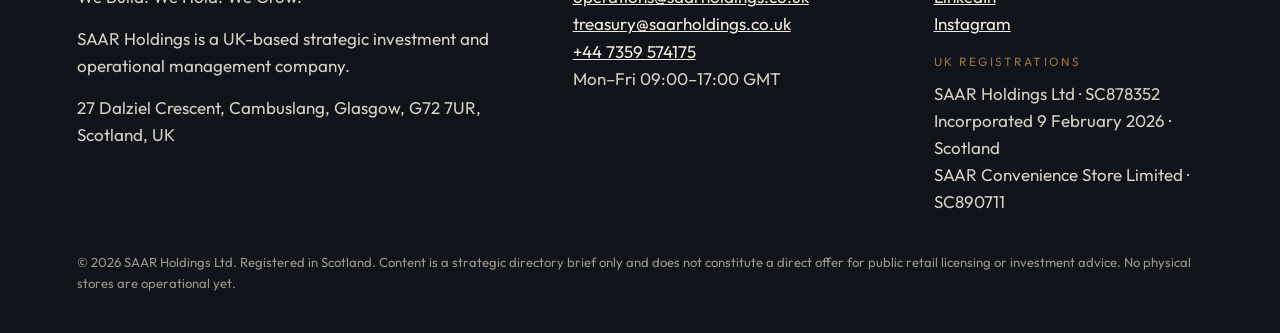
<file: partners.html>
<!DOCTYPE html>
<html lang="en-GB">
<head>
<meta charset="utf-8">
<meta name="viewport" content="width=device-width, initial-scale=1">
<title>Partner network | SAAR Holdings</title>
<meta name="description" content="36 allied firms across law, treasury, finance, care, operations and strategy.">
<link rel="preconnect" href="https://fonts.googleapis.com">
<link rel="preconnect" href="https://fonts.gstatic.com" crossorigin>
<link href="https://fonts.googleapis.com/css2?family=Fraunces:opsz,wght@9..144,500;9..144,600&family=Outfit:wght@380;500&display=swap" rel="stylesheet">
<link rel="stylesheet" href="styles.css">
</head>
<body data-page="partners">
<header class="nav">
  <a class="brand" href="index.html"><strong>SAAR</strong><span>HOLDINGS</span></a>
  <button class="nav-toggle" type="button" aria-expanded="false" aria-controls="nav-links">Menu</button>
  <nav class="nav-links" id="nav-links">
    <a href="pathways.html" data-nav="pathways">Pathways</a>
    <a href="holdings.html" data-nav="holdings">Holdings</a>
    <a href="partners.html" data-nav="partners">Partners</a>
    <a href="people.html" data-nav="people">Board</a>
    <a href="contact.html" data-nav="contact" class="cta">Inquiry</a>
  </nav>
</header>

<section class="wrap">
  <p class="kicker">Strategic partner network</p>
  <h1>36 allied firms. One standard.</h1>
  <p>Premium professional alliances structured to de-risk high-street turnaround, acquisition and rollout. Counts are coverage, not a published client list.</p>
  <div class="grid g3">
    <article class="card"><b class="num">2+</b><span class="label">Legal structuring · Glasgow and Edinburgh</span><p>Commercial leaseholds, TUPE, municipal licensing, acquisition contracts.</p></article>
    <article class="card"><b class="num">2+</b><span class="label">Group treasury · Scotland</span><p>Capital allowances, corporation returns, asset audits, automated ledgers.</p></article>
    <article class="card"><b class="num">UK</b><span class="label">Capital and facilities</span><p>Start-up facilities, asset finance, bridging for completions. No public capital figures.</p></article>
    <article class="card"><b class="num">Care</b><span class="label">Healthcare advisory · central Scotland</span><p>Compliance, care-home operational diligence, staffing frameworks.</p></article>
    <article class="card"><b class="num">20+</b><span class="label">Operations and protech</span><p>Cold-chain hardware, inventory systems, safety audits, logistics architecture.</p></article>
    <article class="card"><b class="num">UK+</b><span class="label">Strategy and turnaround</span><p>Sector diligence, playbooks, franchise structuring and rollout design.</p></article>
  </div>
</section>
<section class="wrap alt">
  <p class="kicker">Engagement models</p>
  <h2>Three ways to work with the group.</h2>
  <div class="grid g3">
    <article class="card"><p class="label">01</p><h3>Per assignment</h3><p>Fixed-scope work billed against milestones — audits, diligence sprints, contracts.</p></article>
    <article class="card"><p class="label">02</p><h3>Monthly retainer</h3><p>Standing counsel and treasury support, with a priority response covenant.</p></article>
    <article class="card"><p class="label">03</p><h3>Profit share</h3><p>Aligned participation in turnaround upside for partners embedded in long programmes.</p></article>
  </div>
  <article class="card" style="margin-top:18px">
    <h3>Co-investment syndication</h3>
    <p>Selected allied firms may be invited to participate in acquisitions and site rollouts under the group’s governance framework — shared diligence, shared covenant, shared upside. Invitation only. Not a public offer.</p>
    <a class="btn solid" href="contact.html">Request a syndication brief</a>
  </article>
</section>

<footer class="site">
  <div class="foot-grid">
    <div>
      <p class="kicker">Strategic governance and turnarounds</p>
      <p>We Build. We Hold. We Grow.</p>
      <p>SAAR Holdings is a UK-based strategic investment and operational management company.</p>
      <p>27 Dalziel Crescent, Cambuslang, Glasgow, G72 7UR, Scotland, UK</p>
    </div>
    <div>
      <p class="kicker">Desk</p>
      <p><a href="mailto:operations@saarholdings.co.uk">operations@saarholdings.co.uk</a><br>
      <a href="mailto:treasury@saarholdings.co.uk">treasury@saarholdings.co.uk</a><br>
      <a href="tel:+447359574175">+44 7359 574175</a><br>Mon–Fri 09:00–17:00 GMT</p>
    </div>
    <div>
      <p class="kicker">Channels</p>
      <p><a href="https://www.linkedin.com/company/saar-holdings-uk-ltd/">LinkedIn</a><br>
      <a href="https://www.instagram.com/saarholdings/">Instagram</a></p>
      <p class="kicker">UK registrations</p>
      <p>SAAR Holdings Ltd · SC878352<br>Incorporated 9 February 2026 · Scotland<br>
      SAAR Convenience Store Limited · SC890711</p>
    </div>
  </div>
  <p class="fine">© 2026 SAAR Holdings Ltd. Registered in Scotland. Content is a strategic directory brief only and does not constitute a direct offer for public retail licensing or investment advice. No physical stores are operational yet.</p>
</footer>
<script src="app.js"></script>
</body>
</html>
</file>
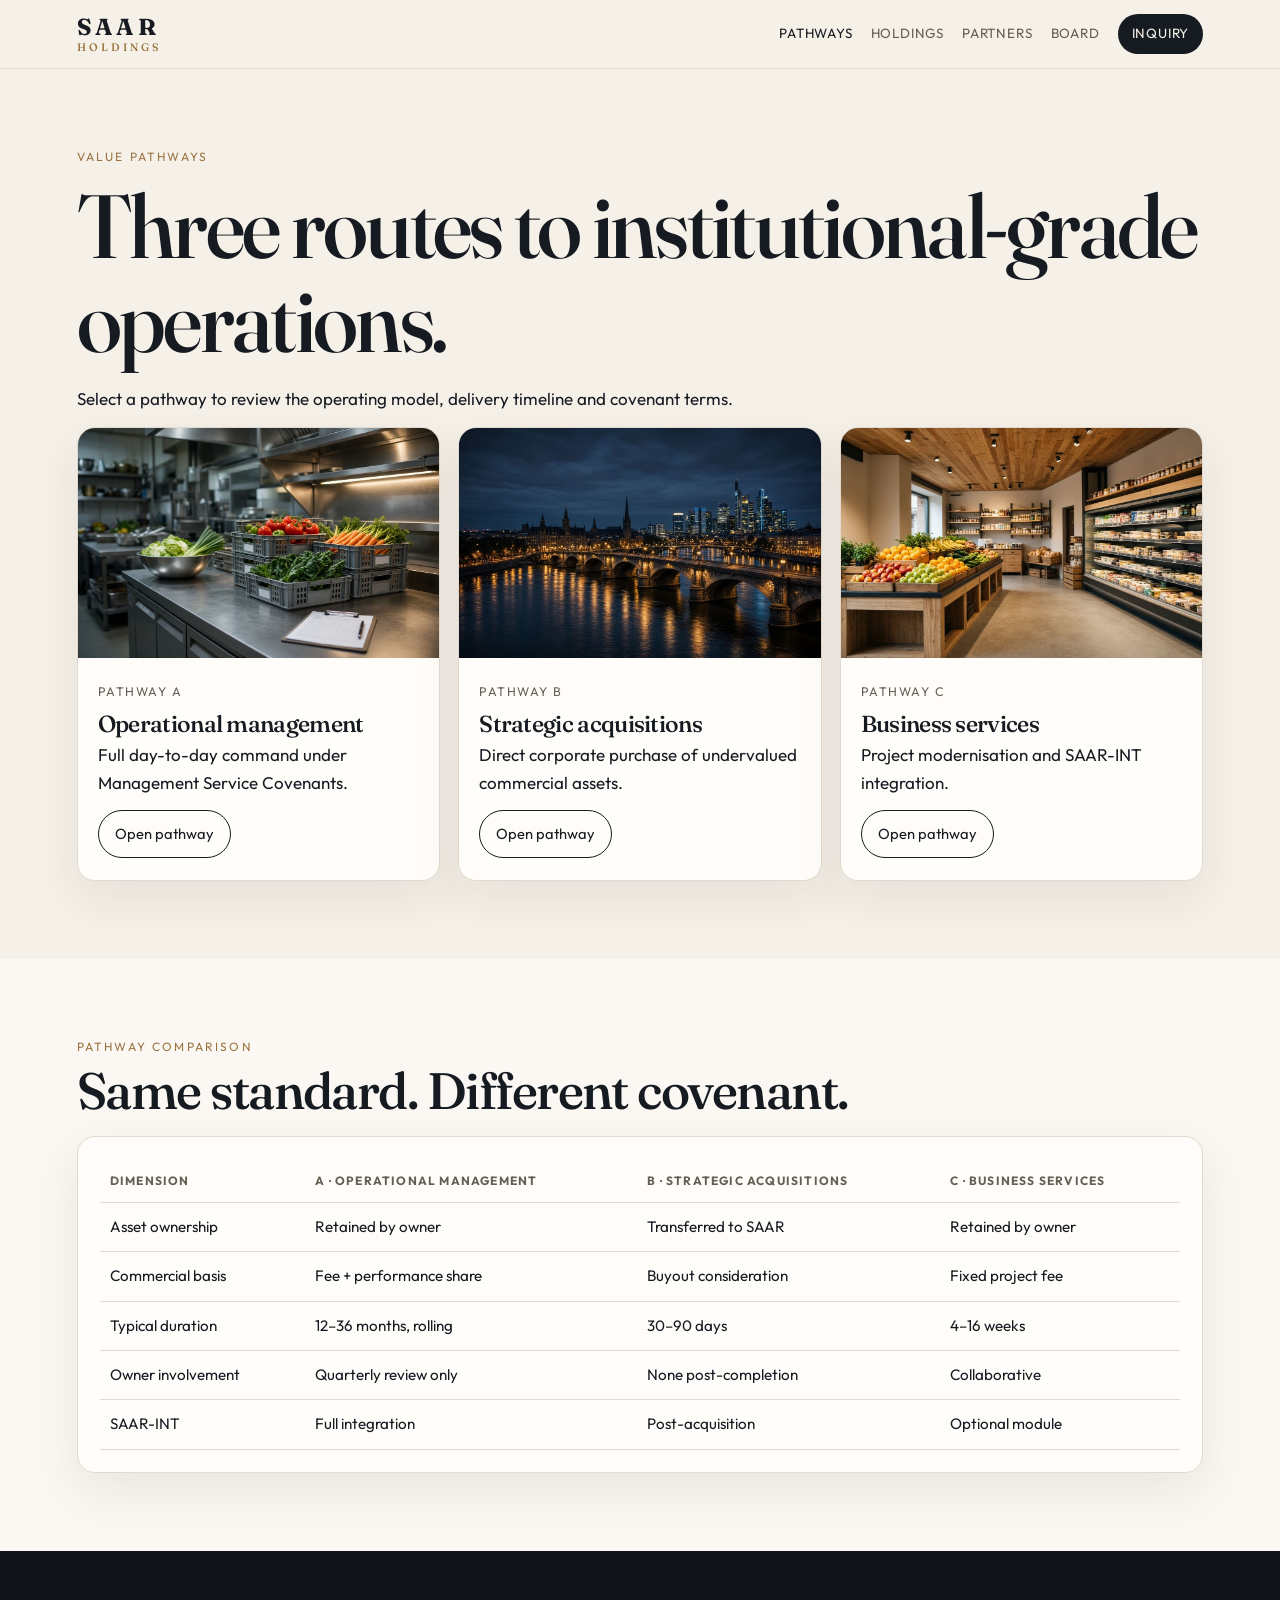
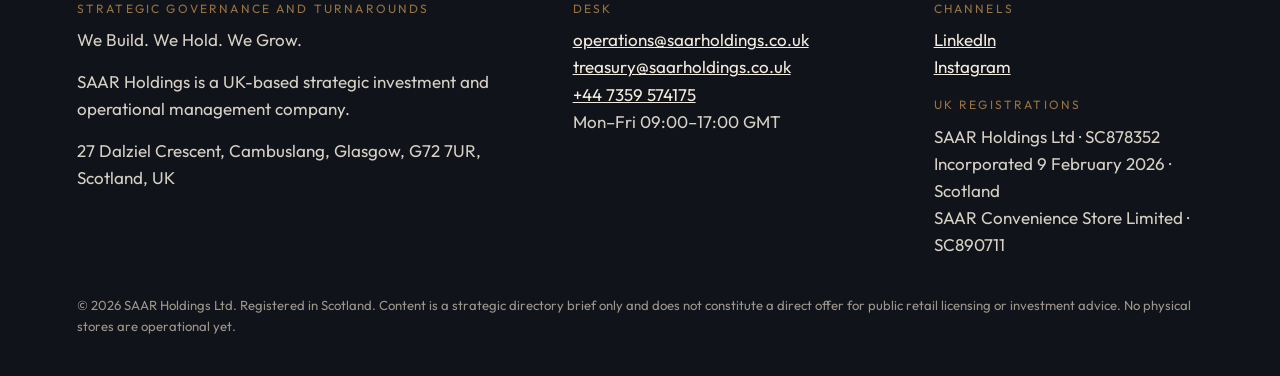
<file: pathways.html>
<!DOCTYPE html>
<html lang="en-GB">
<head>
<meta charset="utf-8">
<meta name="viewport" content="width=device-width, initial-scale=1">
<title>Value pathways | SAAR Holdings</title>
<meta name="description" content="Three routes to institutional-grade operations: manage, acquire, or modernise.">
<link rel="preconnect" href="https://fonts.googleapis.com">
<link rel="preconnect" href="https://fonts.gstatic.com" crossorigin>
<link href="https://fonts.googleapis.com/css2?family=Fraunces:opsz,wght@9..144,500;9..144,600&family=Outfit:wght@380;500&display=swap" rel="stylesheet">
<link rel="stylesheet" href="styles.css">
</head>
<body data-page="pathways">
<header class="nav">
  <a class="brand" href="index.html"><strong>SAAR</strong><span>HOLDINGS</span></a>
  <button class="nav-toggle" type="button" aria-expanded="false" aria-controls="nav-links">Menu</button>
  <nav class="nav-links" id="nav-links">
    <a href="pathways.html" data-nav="pathways">Pathways</a>
    <a href="holdings.html" data-nav="holdings">Holdings</a>
    <a href="partners.html" data-nav="partners">Partners</a>
    <a href="people.html" data-nav="people">Board</a>
    <a href="contact.html" data-nav="contact" class="cta">Inquiry</a>
  </nav>
</header>

<section class="wrap">
  <p class="kicker">Value pathways</p>
  <h1>Three routes to institutional-grade operations.</h1>
  <p>Select a pathway to review the operating model, delivery timeline and covenant terms.</p>
  <div class="grid g3">
    <article class="card media-card"><img src="media/kitchen.jpg" alt="Operational kitchen"><div><p class="label">Pathway A</p><h3>Operational management</h3><p>Full day-to-day command under Management Service Covenants.</p><a class="btn" href="operations.html">Open pathway</a></div></article>
    <article class="card media-card"><img src="media/city.jpg" alt="City at night"><div><p class="label">Pathway B</p><h3>Strategic acquisitions</h3><p>Direct corporate purchase of undervalued commercial assets.</p><a class="btn" href="acquisitions.html">Open pathway</a></div></article>
    <article class="card media-card"><img src="media/store.jpg" alt="Store interior"><div><p class="label">Pathway C</p><h3>Business services</h3><p>Project modernisation and SAAR-INT integration.</p><a class="btn" href="services.html">Open pathway</a></div></article>
  </div>
</section>
<section class="wrap alt">
  <p class="kicker">Pathway comparison</p>
  <h2>Same standard. Different covenant.</h2>
  <div class="card" style="overflow:auto">
  <table>
    <thead><tr><th>Dimension</th><th>A · Operational management</th><th>B · Strategic acquisitions</th><th>C · Business services</th></tr></thead>
    <tbody>
      <tr><td>Asset ownership</td><td>Retained by owner</td><td>Transferred to SAAR</td><td>Retained by owner</td></tr>
      <tr><td>Commercial basis</td><td>Fee + performance share</td><td>Buyout consideration</td><td>Fixed project fee</td></tr>
      <tr><td>Typical duration</td><td>12–36 months, rolling</td><td>30–90 days</td><td>4–16 weeks</td></tr>
      <tr><td>Owner involvement</td><td>Quarterly review only</td><td>None post-completion</td><td>Collaborative</td></tr>
      <tr><td>SAAR-INT</td><td>Full integration</td><td>Post-acquisition</td><td>Optional module</td></tr>
    </tbody>
  </table>
  </div>
</section>

<footer class="site">
  <div class="foot-grid">
    <div>
      <p class="kicker">Strategic governance and turnarounds</p>
      <p>We Build. We Hold. We Grow.</p>
      <p>SAAR Holdings is a UK-based strategic investment and operational management company.</p>
      <p>27 Dalziel Crescent, Cambuslang, Glasgow, G72 7UR, Scotland, UK</p>
    </div>
    <div>
      <p class="kicker">Desk</p>
      <p><a href="mailto:operations@saarholdings.co.uk">operations@saarholdings.co.uk</a><br>
      <a href="mailto:treasury@saarholdings.co.uk">treasury@saarholdings.co.uk</a><br>
      <a href="tel:+447359574175">+44 7359 574175</a><br>Mon–Fri 09:00–17:00 GMT</p>
    </div>
    <div>
      <p class="kicker">Channels</p>
      <p><a href="https://www.linkedin.com/company/saar-holdings-uk-ltd/">LinkedIn</a><br>
      <a href="https://www.instagram.com/saarholdings/">Instagram</a></p>
      <p class="kicker">UK registrations</p>
      <p>SAAR Holdings Ltd · SC878352<br>Incorporated 9 February 2026 · Scotland<br>
      SAAR Convenience Store Limited · SC890711</p>
    </div>
  </div>
  <p class="fine">© 2026 SAAR Holdings Ltd. Registered in Scotland. Content is a strategic directory brief only and does not constitute a direct offer for public retail licensing or investment advice. No physical stores are operational yet.</p>
</footer>
<script src="app.js"></script>
</body>
</html>
</file>
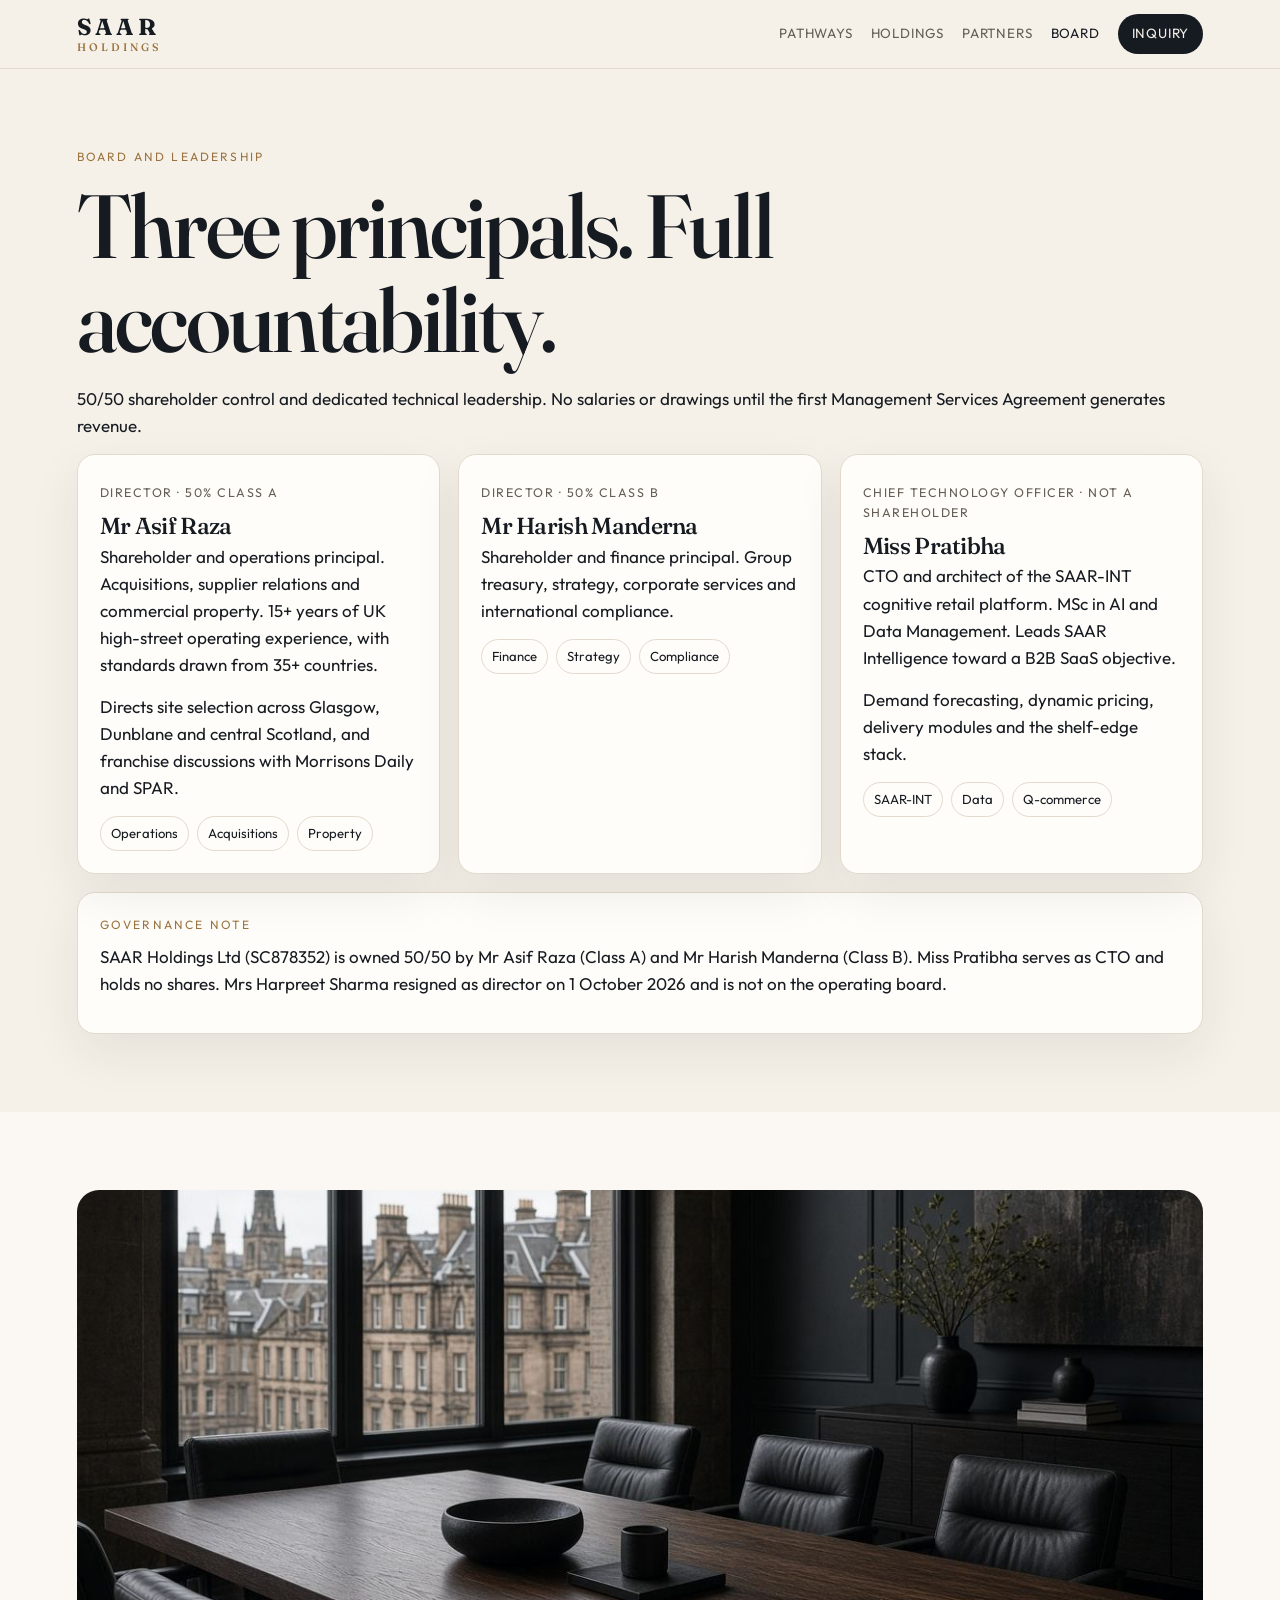
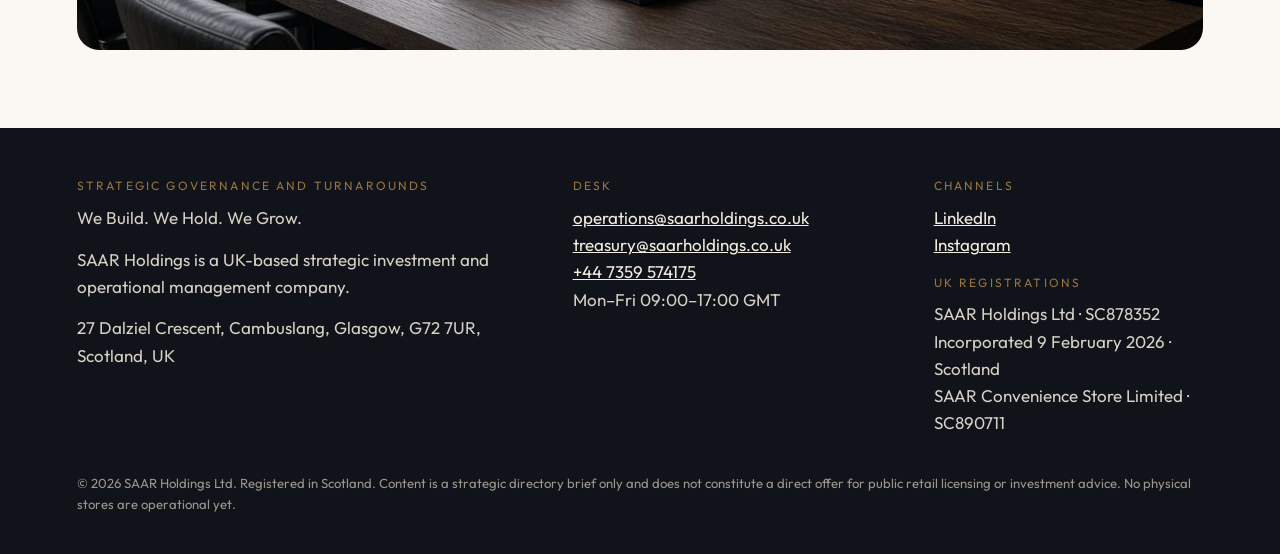
<file: people.html>
<!DOCTYPE html>
<html lang="en-GB">
<head>
<meta charset="utf-8">
<meta name="viewport" content="width=device-width, initial-scale=1">
<title>Board and leadership | SAAR Holdings</title>
<meta name="description" content="Asif Raza, Harish Manderna and Pratibha.">
<link rel="preconnect" href="https://fonts.googleapis.com">
<link rel="preconnect" href="https://fonts.gstatic.com" crossorigin>
<link href="https://fonts.googleapis.com/css2?family=Fraunces:opsz,wght@9..144,500;9..144,600&family=Outfit:wght@380;500&display=swap" rel="stylesheet">
<link rel="stylesheet" href="styles.css">
</head>
<body data-page="people">
<header class="nav">
  <a class="brand" href="index.html"><strong>SAAR</strong><span>HOLDINGS</span></a>
  <button class="nav-toggle" type="button" aria-expanded="false" aria-controls="nav-links">Menu</button>
  <nav class="nav-links" id="nav-links">
    <a href="pathways.html" data-nav="pathways">Pathways</a>
    <a href="holdings.html" data-nav="holdings">Holdings</a>
    <a href="partners.html" data-nav="partners">Partners</a>
    <a href="people.html" data-nav="people">Board</a>
    <a href="contact.html" data-nav="contact" class="cta">Inquiry</a>
  </nav>
</header>

<section class="wrap">
  <p class="kicker">Board and leadership</p>
  <h1>Three principals. Full accountability.</h1>
  <p>50/50 shareholder control and dedicated technical leadership. No salaries or drawings until the first Management Services Agreement generates revenue.</p>
  <div class="grid g3">
    <article class="card"><p class="label">Director · 50% Class A</p><h3>Mr Asif Raza</h3><p>Shareholder and operations principal. Acquisitions, supplier relations and commercial property. 15+ years of UK high-street operating experience, with standards drawn from 35+ countries.</p><p>Directs site selection across Glasgow, Dunblane and central Scotland, and franchise discussions with Morrisons Daily and SPAR.</p><div class="chips"><span>Operations</span><span>Acquisitions</span><span>Property</span></div></article>
    <article class="card"><p class="label">Director · 50% Class B</p><h3>Mr Harish Manderna</h3><p>Shareholder and finance principal. Group treasury, strategy, corporate services and international compliance.</p><div class="chips"><span>Finance</span><span>Strategy</span><span>Compliance</span></div></article>
    <article class="card"><p class="label">Chief technology officer · not a shareholder</p><h3>Miss Pratibha</h3><p>CTO and architect of the SAAR-INT cognitive retail platform. MSc in AI and Data Management. Leads SAAR Intelligence toward a B2B SaaS objective.</p><p>Demand forecasting, dynamic pricing, delivery modules and the shelf-edge stack.</p><div class="chips"><span>SAAR-INT</span><span>Data</span><span>Q-commerce</span></div></article>
  </div>
  <article class="card" style="margin-top:18px">
    <p class="kicker">Governance note</p>
    <p>SAAR Holdings Ltd (SC878352) is owned 50/50 by Mr Asif Raza (Class A) and Mr Harish Manderna (Class B). Miss Pratibha serves as CTO and holds no shares. Mrs Harpreet Sharma resigned as director on 1 October 2026 and is not on the operating board.</p>
  </article>
</section>
<section class="wrap alt">
  <img src="media/board.jpg" alt="Boardroom" style="border-radius:22px;max-height:460px;width:100%;object-fit:cover">
</section>

<footer class="site">
  <div class="foot-grid">
    <div>
      <p class="kicker">Strategic governance and turnarounds</p>
      <p>We Build. We Hold. We Grow.</p>
      <p>SAAR Holdings is a UK-based strategic investment and operational management company.</p>
      <p>27 Dalziel Crescent, Cambuslang, Glasgow, G72 7UR, Scotland, UK</p>
    </div>
    <div>
      <p class="kicker">Desk</p>
      <p><a href="mailto:operations@saarholdings.co.uk">operations@saarholdings.co.uk</a><br>
      <a href="mailto:treasury@saarholdings.co.uk">treasury@saarholdings.co.uk</a><br>
      <a href="tel:+447359574175">+44 7359 574175</a><br>Mon–Fri 09:00–17:00 GMT</p>
    </div>
    <div>
      <p class="kicker">Channels</p>
      <p><a href="https://www.linkedin.com/company/saar-holdings-uk-ltd/">LinkedIn</a><br>
      <a href="https://www.instagram.com/saarholdings/">Instagram</a></p>
      <p class="kicker">UK registrations</p>
      <p>SAAR Holdings Ltd · SC878352<br>Incorporated 9 February 2026 · Scotland<br>
      SAAR Convenience Store Limited · SC890711</p>
    </div>
  </div>
  <p class="fine">© 2026 SAAR Holdings Ltd. Registered in Scotland. Content is a strategic directory brief only and does not constitute a direct offer for public retail licensing or investment advice. No physical stores are operational yet.</p>
</footer>
<script src="app.js"></script>
</body>
</html>
</file>
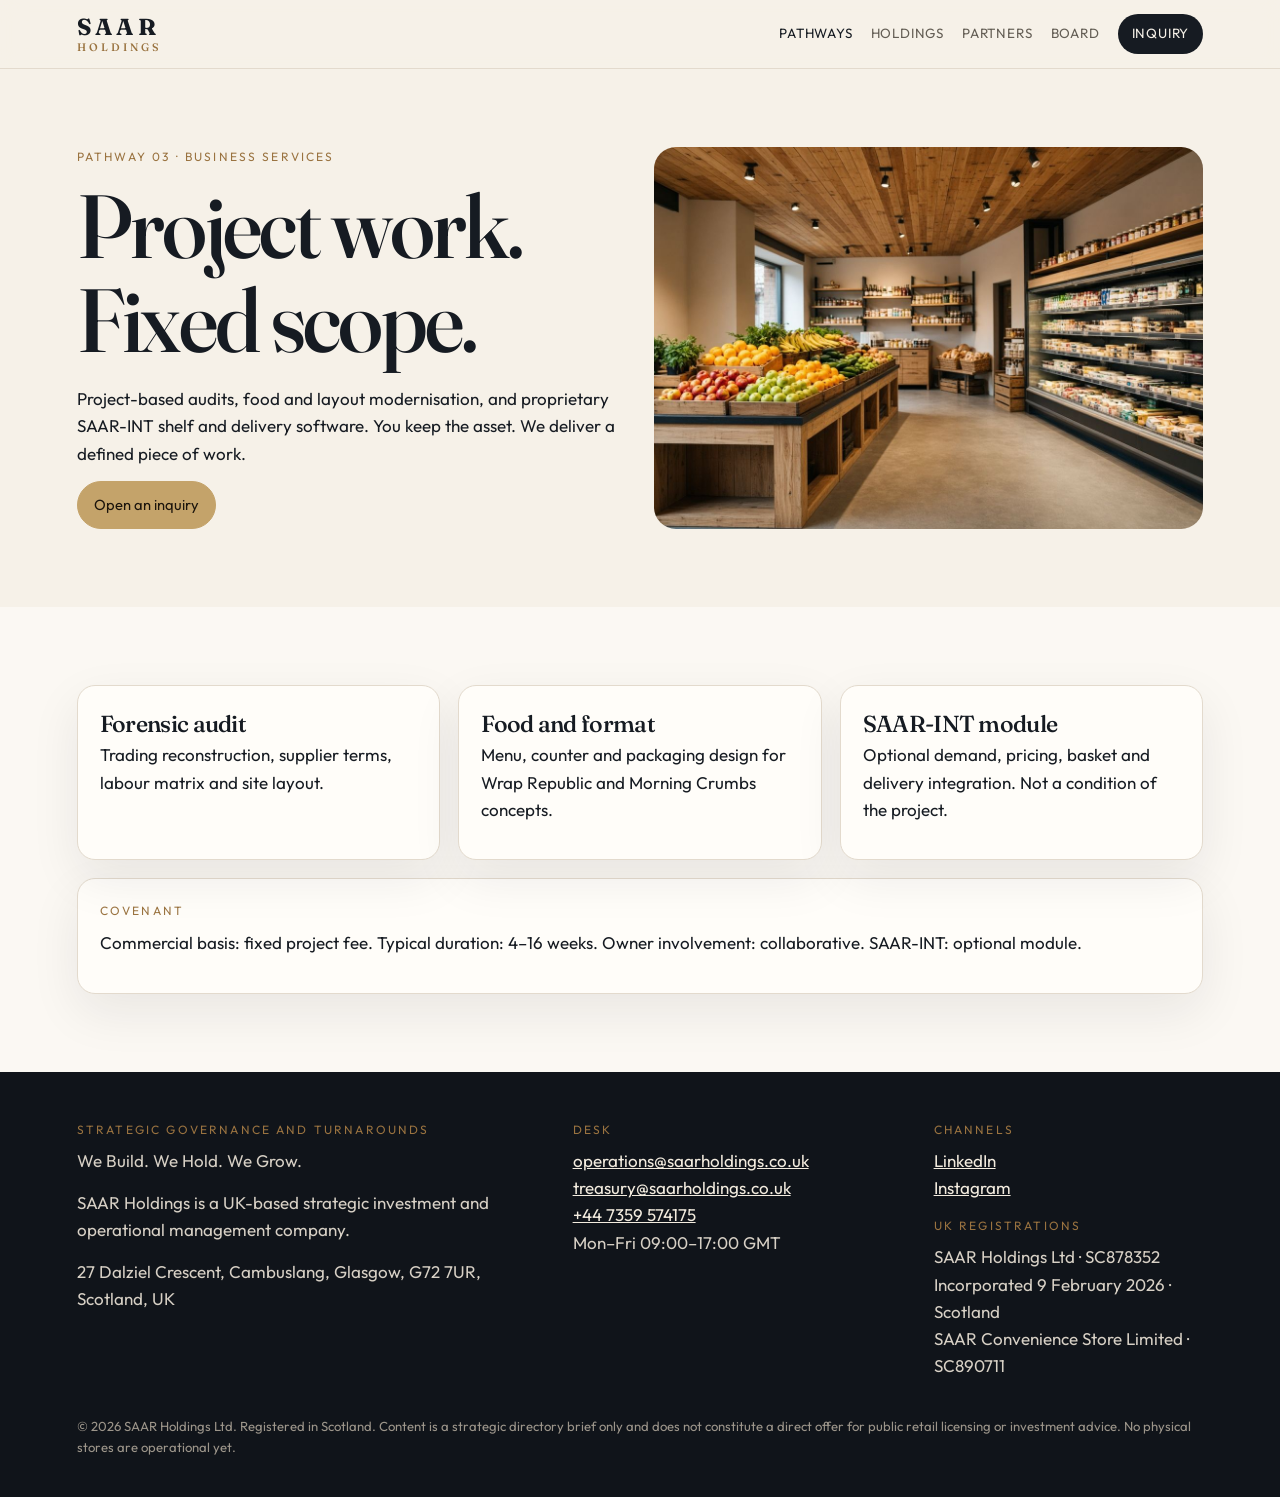
<file: services.html>
<!DOCTYPE html>
<html lang="en-GB">
<head>
<meta charset="utf-8">
<meta name="viewport" content="width=device-width, initial-scale=1">
<title>Business services | SAAR Holdings</title>
<meta name="description" content="Project audits, layout modernisation and SAAR-INT integration.">
<link rel="preconnect" href="https://fonts.googleapis.com">
<link rel="preconnect" href="https://fonts.gstatic.com" crossorigin>
<link href="https://fonts.googleapis.com/css2?family=Fraunces:opsz,wght@9..144,500;9..144,600&family=Outfit:wght@380;500&display=swap" rel="stylesheet">
<link rel="stylesheet" href="styles.css">
</head>
<body data-page="pathways">
<header class="nav">
  <a class="brand" href="index.html"><strong>SAAR</strong><span>HOLDINGS</span></a>
  <button class="nav-toggle" type="button" aria-expanded="false" aria-controls="nav-links">Menu</button>
  <nav class="nav-links" id="nav-links">
    <a href="pathways.html" data-nav="pathways">Pathways</a>
    <a href="holdings.html" data-nav="holdings">Holdings</a>
    <a href="partners.html" data-nav="partners">Partners</a>
    <a href="people.html" data-nav="people">Board</a>
    <a href="contact.html" data-nav="contact" class="cta">Inquiry</a>
  </nav>
</header>

<section class="wrap">
  <div class="split">
    <div>
      <p class="kicker">Pathway 03 · Business services</p>
      <h1>Project work. Fixed scope.</h1>
      <p>Project-based audits, food and layout modernisation, and proprietary SAAR-INT shelf and delivery software. You keep the asset. We deliver a defined piece of work.</p>
      <a class="btn solid" href="contact.html">Open an inquiry</a>
    </div>
    <img src="media/store.jpg" alt="Store floor">
  </div>
</section>
<section class="wrap alt">
  <div class="grid g3">
    <article class="card"><h3>Forensic audit</h3><p>Trading reconstruction, supplier terms, labour matrix and site layout.</p></article>
    <article class="card"><h3>Food and format</h3><p>Menu, counter and packaging design for Wrap Republic and Morning Crumbs concepts.</p></article>
    <article class="card"><h3>SAAR-INT module</h3><p>Optional demand, pricing, basket and delivery integration. Not a condition of the project.</p></article>
  </div>
  <article class="card" style="margin-top:18px"><p class="kicker">Covenant</p><p>Commercial basis: fixed project fee. Typical duration: 4–16 weeks. Owner involvement: collaborative. SAAR-INT: optional module.</p></article>
</section>

<footer class="site">
  <div class="foot-grid">
    <div>
      <p class="kicker">Strategic governance and turnarounds</p>
      <p>We Build. We Hold. We Grow.</p>
      <p>SAAR Holdings is a UK-based strategic investment and operational management company.</p>
      <p>27 Dalziel Crescent, Cambuslang, Glasgow, G72 7UR, Scotland, UK</p>
    </div>
    <div>
      <p class="kicker">Desk</p>
      <p><a href="mailto:operations@saarholdings.co.uk">operations@saarholdings.co.uk</a><br>
      <a href="mailto:treasury@saarholdings.co.uk">treasury@saarholdings.co.uk</a><br>
      <a href="tel:+447359574175">+44 7359 574175</a><br>Mon–Fri 09:00–17:00 GMT</p>
    </div>
    <div>
      <p class="kicker">Channels</p>
      <p><a href="https://www.linkedin.com/company/saar-holdings-uk-ltd/">LinkedIn</a><br>
      <a href="https://www.instagram.com/saarholdings/">Instagram</a></p>
      <p class="kicker">UK registrations</p>
      <p>SAAR Holdings Ltd · SC878352<br>Incorporated 9 February 2026 · Scotland<br>
      SAAR Convenience Store Limited · SC890711</p>
    </div>
  </div>
  <p class="fine">© 2026 SAAR Holdings Ltd. Registered in Scotland. Content is a strategic directory brief only and does not constitute a direct offer for public retail licensing or investment advice. No physical stores are operational yet.</p>
</footer>
<script src="app.js"></script>
</body>
</html>
</file>
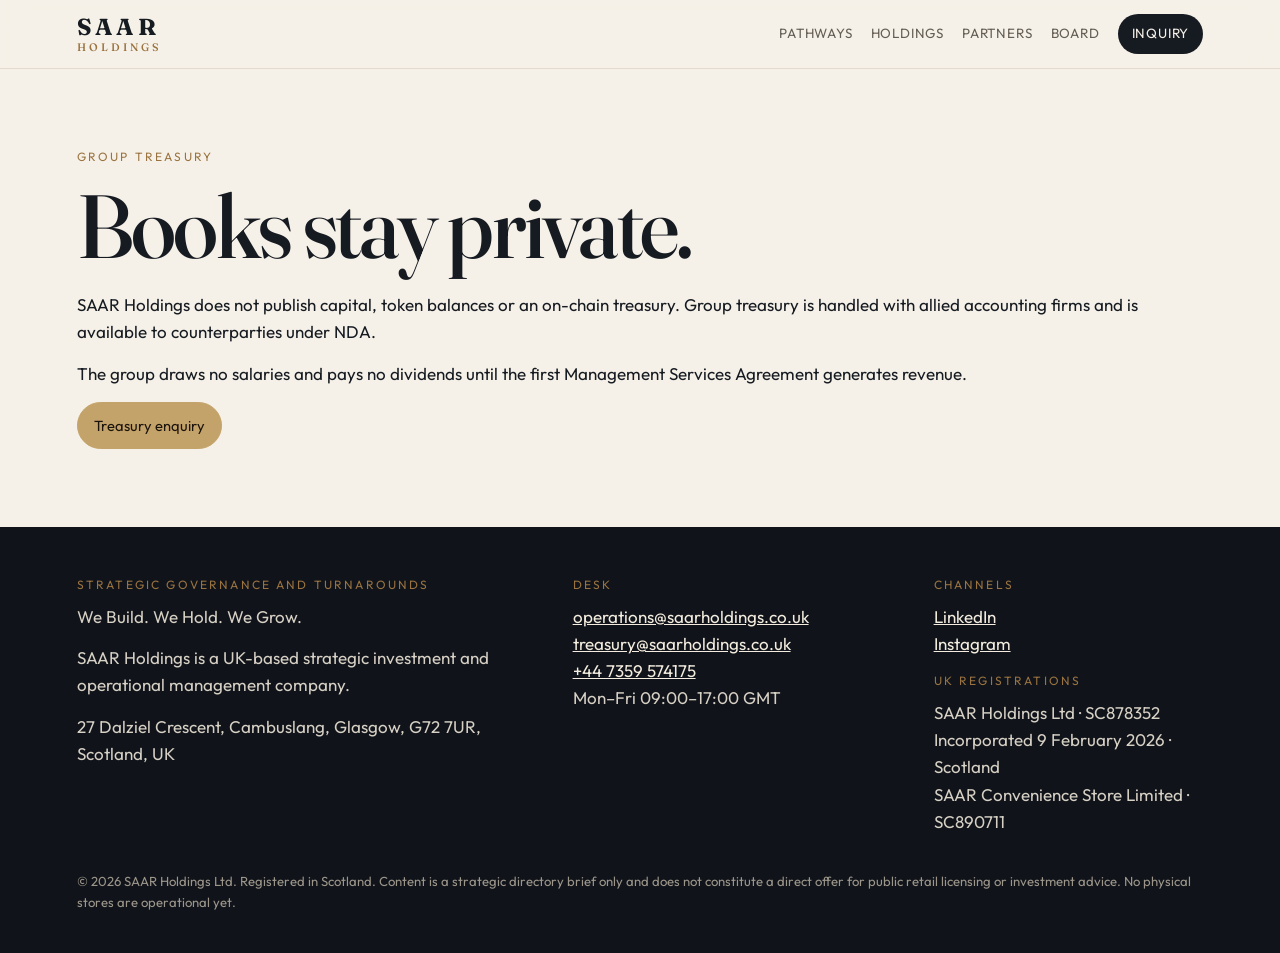
<file: treasury.html>
<!DOCTYPE html>
<html lang="en-GB">
<head>
<meta charset="utf-8">
<meta name="viewport" content="width=device-width, initial-scale=1">
<title>Treasury | SAAR Holdings</title>
<meta name="description" content="Group treasury is not published.">
<link rel="preconnect" href="https://fonts.googleapis.com">
<link rel="preconnect" href="https://fonts.gstatic.com" crossorigin>
<link href="https://fonts.googleapis.com/css2?family=Fraunces:opsz,wght@9..144,500;9..144,600&family=Outfit:wght@380;500&display=swap" rel="stylesheet">
<link rel="stylesheet" href="styles.css">
</head>
<body data-page="home">
<header class="nav">
  <a class="brand" href="index.html"><strong>SAAR</strong><span>HOLDINGS</span></a>
  <button class="nav-toggle" type="button" aria-expanded="false" aria-controls="nav-links">Menu</button>
  <nav class="nav-links" id="nav-links">
    <a href="pathways.html" data-nav="pathways">Pathways</a>
    <a href="holdings.html" data-nav="holdings">Holdings</a>
    <a href="partners.html" data-nav="partners">Partners</a>
    <a href="people.html" data-nav="people">Board</a>
    <a href="contact.html" data-nav="contact" class="cta">Inquiry</a>
  </nav>
</header>

<section class="wrap">
  <p class="kicker">Group treasury</p>
  <h1>Books stay private.</h1>
  <p>SAAR Holdings does not publish capital, token balances or an on-chain treasury. Group treasury is handled with allied accounting firms and is available to counterparties under NDA.</p>
  <p>The group draws no salaries and pays no dividends until the first Management Services Agreement generates revenue.</p>
  <a class="btn solid" href="contact.html">Treasury enquiry</a>
</section>

<footer class="site">
  <div class="foot-grid">
    <div>
      <p class="kicker">Strategic governance and turnarounds</p>
      <p>We Build. We Hold. We Grow.</p>
      <p>SAAR Holdings is a UK-based strategic investment and operational management company.</p>
      <p>27 Dalziel Crescent, Cambuslang, Glasgow, G72 7UR, Scotland, UK</p>
    </div>
    <div>
      <p class="kicker">Desk</p>
      <p><a href="mailto:operations@saarholdings.co.uk">operations@saarholdings.co.uk</a><br>
      <a href="mailto:treasury@saarholdings.co.uk">treasury@saarholdings.co.uk</a><br>
      <a href="tel:+447359574175">+44 7359 574175</a><br>Mon–Fri 09:00–17:00 GMT</p>
    </div>
    <div>
      <p class="kicker">Channels</p>
      <p><a href="https://www.linkedin.com/company/saar-holdings-uk-ltd/">LinkedIn</a><br>
      <a href="https://www.instagram.com/saarholdings/">Instagram</a></p>
      <p class="kicker">UK registrations</p>
      <p>SAAR Holdings Ltd · SC878352<br>Incorporated 9 February 2026 · Scotland<br>
      SAAR Convenience Store Limited · SC890711</p>
    </div>
  </div>
  <p class="fine">© 2026 SAAR Holdings Ltd. Registered in Scotland. Content is a strategic directory brief only and does not constitute a direct offer for public retail licensing or investment advice. No physical stores are operational yet.</p>
</footer>
<script src="app.js"></script>
</body>
</html>
</file>
<file: styles.css>
:root {
  --ink: #161b22;
  --paper: #f6f1e8;
  --cream: #fbf8f3;
  --gold: #9a7340;
  --gold-2: #c4a36a;
  --pine: #1b3a33;
  --line: #e3dacd;
  --muted: #645e55;
  --card: #fffdf9;
  --shadow: 0 18px 50px rgba(22, 27, 34, 0.08);
}
* { box-sizing: border-box; }
html { scroll-behavior: smooth; }
body {
  margin: 0;
  background: var(--paper);
  color: var(--ink);
  font-family: Outfit, "Segoe UI", sans-serif;
  font-size: 17px;
  line-height: 1.6;
}
img, video { max-width: 100%; display: block; }
a { color: inherit; }
h1, h2, h3, .brand, .stat b, .num {
  font-family: Fraunces, Georgia, serif;
  font-weight: 520;
  letter-spacing: -0.03em;
  line-height: 1.05;
}
h1 { font-size: clamp(3.1rem, 7vw, 6.4rem); margin: 0.15em 0 0.2em; }
h2 { font-size: clamp(2.1rem, 4vw, 3.6rem); margin: 0.1em 0 0.35em; }
h3 { font-size: 1.45rem; margin: 0.2em 0; }
p { margin: 0 0 0.85em; }
.nav {
  position: sticky; top: 0; z-index: 20;
  display: flex; align-items: center; justify-content: space-between;
  padding: 14px 6vw;
  background: rgba(246, 241, 232, 0.92);
  backdrop-filter: blur(12px);
  border-bottom: 1px solid var(--line);
}
.brand { text-decoration: none; display: flex; flex-direction: column; line-height: 1; }
.brand strong { font-family: Fraunces, Georgia, serif; font-size: 1.45rem; letter-spacing: 0.14em; }
.brand span { font-size: 0.68rem; letter-spacing: 0.28em; color: var(--gold); margin-top: 4px; }
.nav-links { display: flex; gap: 18px; align-items: center; }
.nav-links a { text-decoration: none; font-size: 0.84rem; letter-spacing: 0.06em; text-transform: uppercase; color: var(--muted); }
.nav-links a.on, .nav-links a:hover { color: var(--ink); }
.nav-links a.cta {
  background: var(--ink); color: var(--paper); padding: 9px 14px; border-radius: 999px;
}
.nav-toggle { display: none; background: none; border: 1px solid var(--line); padding: 8px 12px; }
.hero {
  display: grid; grid-template-columns: 1.05fr 0.95fr; min-height: 88vh;
  background: var(--ink); color: var(--paper);
}
.hero-copy { padding: 8vh 6vw 7vh; display: flex; flex-direction: column; justify-content: flex-end; }
.hero video, .hero img { width: 100%; height: 100%; object-fit: cover; min-height: 420px; }
.kicker {
  font-size: 0.75rem; letter-spacing: 0.18em; text-transform: uppercase;
  color: var(--gold); margin: 0 0 0.7em;
}
.deck { font-size: 1.15rem; max-width: 42rem; color: #d9d2c6; }
.hero .deck { color: #e7e0d4; }
.reg { color: #b7b0a4; font-size: 0.92rem; }
.actions { display: flex; gap: 12px; flex-wrap: wrap; margin-top: 1.4rem; }
.btn {
  display: inline-flex; align-items: center; text-decoration: none;
  border: 1px solid currentColor; padding: 11px 16px; border-radius: 999px;
  background: transparent; color: inherit; cursor: pointer; font: inherit; font-size: 0.92rem;
}
.btn.solid { background: var(--gold-2); color: #1b140c; border-color: var(--gold-2); }
.btn.on { background: var(--ink); color: var(--paper); }
.wrap { padding: 78px 6vw; }
.wrap.alt { background: var(--cream); }
.wrap.dark { background: var(--ink); color: var(--paper); }
.wrap.pine { background: var(--pine); color: var(--paper); }
.grid { display: grid; gap: 18px; }
.g2 { grid-template-columns: 1.1fr 0.9fr; }
.g3 { grid-template-columns: repeat(3, 1fr); }
.g4 { grid-template-columns: repeat(4, 1fr); }
.g5 { grid-template-columns: repeat(5, 1fr); }
.card, .stat {
  background: var(--card); border: 1px solid var(--line); border-radius: 18px;
  padding: 22px; box-shadow: var(--shadow);
}
.dark .card, .pine .card, .dark .stat { background: rgba(255,255,255,0.04); color: inherit; border-color: rgba(255,255,255,0.08); box-shadow: none; }
.stat b, .num { display: block; font-size: 2.4rem; color: var(--gold); }
.stat span, .label { display: block; font-size: 0.78rem; letter-spacing: 0.12em; text-transform: uppercase; color: var(--muted); margin-top: 6px; }
.dark .stat span, .pine .label, .dark .label { color: #cfc6b8; }
.note { color: var(--muted); font-size: 0.92rem; }
.media-card { overflow: hidden; padding: 0; }
.media-card img { height: 230px; width: 100%; object-fit: cover; }
.media-card div { padding: 18px 20px 22px; }
.split { display: grid; grid-template-columns: 1fr 1fr; gap: 28px; align-items: center; }
.split img, .frame { border-radius: 22px; width: 100%; height: 100%; object-fit: cover; min-height: 320px; }
.tabs, .year-toggle, .choices { display: flex; gap: 8px; flex-wrap: wrap; margin: 12px 0 22px; }
.tabs button, .choice {
  border: 1px solid var(--line); background: transparent; border-radius: 999px;
  padding: 9px 14px; cursor: pointer; font: inherit;
}
.tabs button.on, .choice.on { background: var(--ink); color: var(--paper); border-color: var(--ink); }
table { width: 100%; border-collapse: collapse; font-size: 0.95rem; }
th, td { text-align: left; padding: 12px 10px; border-bottom: 1px solid var(--line); vertical-align: top; }
th { font-size: 0.75rem; letter-spacing: 0.1em; text-transform: uppercase; color: var(--muted); }
ul.clean { padding-left: 1.1rem; }
ul.clean li { margin: 0.35em 0; }
.menu { display: grid; grid-template-columns: 1fr auto; gap: 4px 16px; }
.menu b { font-weight: 500; }
.swatch { display: flex; gap: 10px; }
.swatch i { width: 42px; height: 42px; border-radius: 50%; display: block; border: 1px solid var(--line); }
footer.site { background: #10141a; color: #d7d0c5; padding: 48px 6vw 28px; }
.foot-grid { display: grid; grid-template-columns: 1.4fr 1fr 0.8fr; gap: 24px; }
footer a { color: #f3ecdf; }
.fine { color: #9c958a; font-size: 0.82rem; margin-top: 22px; }
.field { margin-bottom: 14px; }
.field label { display: block; font-size: 0.78rem; letter-spacing: 0.1em; text-transform: uppercase; margin-bottom: 6px; }
input, select, textarea {
  width: 100%; padding: 12px 12px; border-radius: 12px; border: 1px solid var(--line);
  background: #fff; font: inherit;
}
.error { color: #8a2f24; min-height: 1.2em; }
.chips { display: flex; gap: 8px; flex-wrap: wrap; }
.chips span { border: 1px solid var(--line); border-radius: 999px; padding: 6px 10px; font-size: 0.82rem; }
@media (max-width: 900px) {
  .hero, .g2, .g3, .g4, .g5, .split, .foot-grid { grid-template-columns: 1fr; }
  .nav-toggle { display: block; }
  .nav-links { display: none; position: absolute; top: 62px; left: 0; right: 0; background: var(--paper); flex-direction: column; padding: 16px 6vw 22px; border-bottom: 1px solid var(--line); }
  .nav-links.open { display: flex; }
}
</file>
